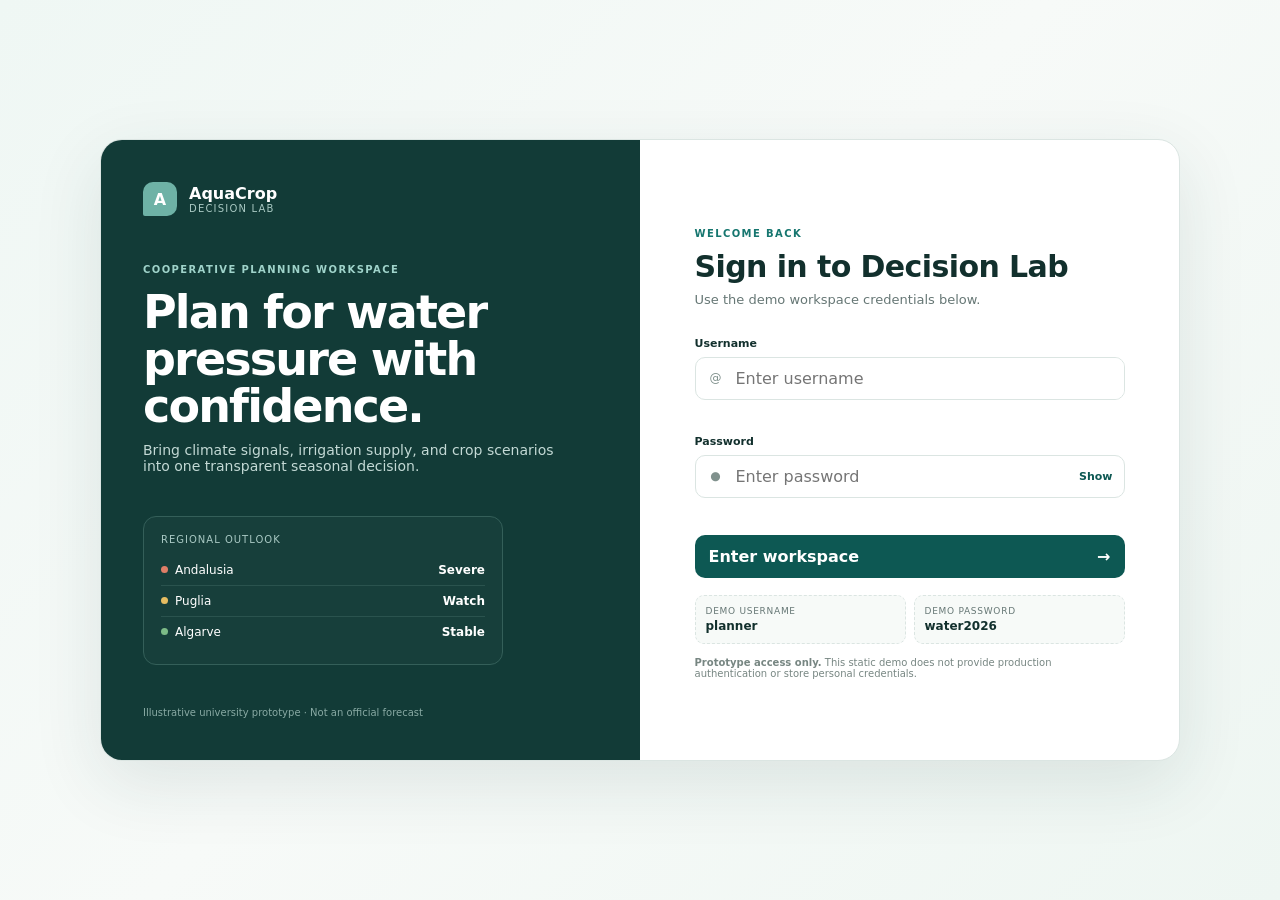
<file: index.html>
<!doctype html>
<html lang="en">
<head>
  <meta charset="UTF-8" />
  <meta name="viewport" content="width=device-width, initial-scale=1.0" />
  <meta name="description" content="AquaCrop Decision Lab - a crop-water scenario dashboard for agricultural cooperatives in Southern Europe." />
  <title>AquaCrop Decision Lab</title>
  <script>
    if (sessionStorage.getItem('aquaCropSession') !== 'active') window.location.replace('login.html');
  </script>
  <link rel="stylesheet" href="styles.css" />
</head>
<body>
  <header class="topbar">
    <div class="brand-lockup"><div class="brand-mark" aria-hidden="true">A</div><div><div class="brand-name">AquaCrop</div><div class="brand-subtitle">Decision Lab</div></div></div>
    <div class="topbar-meta"><span class="status-dot"></span><span id="live-weather-source" class="live-source loading">LOADING · Open-Meteo</span><span class="student-tag">e262972</span><button id="sign-out" class="sign-out" type="button">Sign out</button></div>
  </header>
  <div class="app-shell">
    <aside class="sidebar" aria-label="Primary navigation"><nav>
      <a class="nav-item active" href="#overview"><span>01</span>Overview</a>
      <a class="nav-item" href="map.html"><span>02</span>Regional Map ↗</a>
      <a class="nav-item" href="#water-climate"><span>03</span>Water &amp; Climate</a>
      <a class="nav-item" href="#farm-inputs"><span>04</span>Farm Inputs</a>
      <a class="nav-item" href="#crop-scenarios"><span>05</span>Crop Scenarios</a>
      <a class="nav-item" href="#recommendations"><span>06</span>Recommendations</a>
      <a class="nav-item" href="#methodology"><span>07</span>Methodology</a>
    </nav><div class="sidebar-note"><span class="eyebrow">Designed for</span>Southern European cooperatives<small>Compare crop-water trade-offs before the season starts.</small></div></aside>
    <main class="content">
      <section id="overview" class="hero section-block"><div><span class="eyebrow">COOPERATIVE PLANNING WORKSPACE</span><h1>Make every cubic metre count.</h1><p>Test how live weather conditions and crop choices affect irrigation demand, expected yield, and water efficiency.</p></div><div class="hero-badge"><span>Current lens</span><strong id="current-lens">Andalusia · severe drought</strong><small id="current-lens-note">Live weather where available · mock regional data for unavailable indicators</small></div></section>
      <section class="section-block"><div class="panel callout-panel"><span class="eyebrow">REGIONAL MAP</span><h2>Explore province-level water pressure.</h2><p>Open the interactive Southern Europe map to compare province indicators, select regions, and review farmer guidance.</p><p><a href="map.html" style="color:var(--teal-dark);font-weight:800">Open Regional Water Map →</a></p></div></section>
      <section id="water-climate" class="section-block climate-section" aria-labelledby="climate-title"><div class="climate-toolbar"><div><span class="eyebrow">03 · WATER &amp; CLIMATE</span><h2 id="climate-title">Regional water outlook</h2><p>Live Open-Meteo weather is used to adjust the seasonal scenario. Regional storage and soil indicators remain labelled mock inputs.</p></div><label class="region-field" for="region-select"><span>Region</span><select id="region-select"><option value="andalusia">Andalusia · Spain</option><option value="puglia">Puglia · Italy</option><option value="algarve">Algarve · Portugal</option></select></label></div>
        <div class="climate-context"><div><span id="region-country" class="region-kicker">SPAIN · 2026 GROWING SEASON</span><strong id="region-summary">Severe water pressure</strong><p id="region-note">A dry winter and constrained reservoir storage are tightening summer allocations.</p></div><span id="overall-status" class="status-badge status-red"><i></i>Severe drought</span></div>
        <div class="climate-kpi-grid" aria-label="Regional water and climate indicators"><article id="rainfall-card" class="climate-kpi status-red"><div class="climate-kpi-top"><span>Rainfall / precipitation</span><i></i></div><strong id="climate-rainfall">186 mm</strong><small id="rainfall-detail">Growing season · 38% below normal</small></article><article id="reservoir-card" class="climate-kpi status-red"><div class="climate-kpi-top"><span>Reservoir level</span><i></i></div><strong id="climate-reservoir">29%</strong><small id="reservoir-detail">Regional storage · falling</small></article><article id="drought-card" class="climate-kpi status-red"><div class="climate-kpi-top"><span>Drought / heat proxy</span><i></i></div><strong id="climate-drought">4.4 / 5</strong><small id="drought-detail">Severe · allocation risk</small></article><article id="soil-card" class="climate-kpi status-red"><div class="climate-kpi-top"><span>Soil moisture</span><i></i></div><strong id="climate-soil">21%</strong><small id="soil-detail">Root-zone estimate · very low</small></article><article id="irrigation-card" class="climate-kpi status-yellow"><div class="climate-kpi-top"><span>Available irrigation</span><i></i></div><strong id="climate-irrigation">4,100,000 m³</strong><small id="irrigation-detail">Cooperative allocation · constrained</small></article></div>
        <div class="climate-chart-grid"><article class="climate-chart-card"><div class="chart-title-row"><div><span class="eyebrow">PRECIPITATION PATTERN</span><h3>Next 7 days</h3></div><span id="rainfall-total-label" class="chart-value">Loading…</span></div><div id="rainfall-chart" class="rainfall-chart" role="img" aria-label="Seven day precipitation forecast"></div></article><article class="climate-chart-card"><div class="chart-title-row"><div><span class="eyebrow">RESOURCE POSITION</span><h3>Water availability</h3></div><span id="resource-status" class="chart-status-pill status-red">Critical</span></div><div id="resource-chart" class="resource-chart" aria-label="Reservoir, soil moisture and irrigation availability"></div><div class="threshold-legend"><span><i class="green"></i>Stable</span><span><i class="yellow"></i>Watch</span><span><i class="red"></i>Critical</span></div></article></div>
        <div class="mock-data-note">Live weather source: Open-Meteo geocoding + forecast. Reservoir, soil moisture and cooperative allocation figures are still illustrative regional data.</div>
      </section>
      <section class="kpi-grid section-block" aria-label="Key indicators"><article class="kpi-card"><span class="kpi-label">Available water</span><strong id="kpi-water">520,000</strong><span class="kpi-unit">m³ / season</span><div id="water-sparkline" class="sparkline" aria-label="Regional reservoir trend"></div></article><article class="kpi-card"><span class="kpi-label">Projected demand</span><strong id="kpi-demand">481,000</strong><span class="kpi-unit">m³ / season</span><span id="kpi-buffer" class="chip positive">+8.1% buffer</span></article><article class="kpi-card"><span class="kpi-label">Water efficiency</span><strong id="kpi-efficiency">79%</strong><span class="kpi-unit">scenario score</span><div class="progress"><span id="efficiency-bar" style="width:79%"></span></div></article><article class="kpi-card"><span class="kpi-label">Recommended mix</span><strong id="kpi-mix">Olive-led</strong><span class="kpi-unit">lowest pressure</span><span id="kpi-alert" class="chip neutral">Watch heat weeks</span></article></section>
      <section id="farm-inputs" class="section-block two-column"><div class="panel"><div class="section-heading"><div><span class="eyebrow">04 · FARM INPUTS</span><h2>Set your cooperative assumptions</h2></div><span class="panel-pill">Live weather connected</span></div><div class="input-stack"><label class="range-field"><div><span>Available irrigation water</span><strong id="water-value">4,100,000 m³</strong></div><input id="water" type="range" min="3000000" max="7000000" step="100000" value="4100000" /></label><label class="range-field"><div><span>Farm area</span><strong id="area-value">420 ha</strong></div><input id="area" type="range" min="200" max="650" step="10" value="420" /></label><label class="range-field"><div><span>Heat / drought pressure</span><strong id="stress-value">Severe</strong></div><input id="stress" type="range" min="1" max="5" step="1" value="5" /></label></div><div class="input-footer"><span>Live location</span><strong id="baseline-location">Andalusia · Spain</strong><span>Weather provider</span><strong>Open-Meteo</strong></div></div><div class="panel callout-panel"><span class="eyebrow">Decision question</span><h2>Which crop mix keeps the cooperative inside its water budget?</h2><p>The dashboard combines live weather with transparent mock allocation assumptions. Changing inputs immediately recomputes the crop-water recommendation.</p><div class="decision-flow"><span>Live weather</span><b>→</b><span>Crop demand</span><b>→</b><span>Recommendation</span></div></div></section>
      <section id="crop-scenarios" class="section-block"><div class="section-heading"><div><span class="eyebrow">05 · CROP SCENARIOS</span><h2>Compare the season before committing hectares</h2></div><select id="scenario-select" aria-label="Scenario focus"><option value="balanced">Balanced cooperative</option><option value="water-first">Water first</option><option value="yield-first">Yield first</option></select></div><div class="scenario-grid" id="scenario-grid"></div></section>
      <section id="recommendations" class="section-block two-column"><div class="panel recommendation-panel"><div class="section-heading compact"><div><span class="eyebrow">06 · RECOMMENDATIONS</span><h2>Action for the cooperative board</h2></div><span id="recommendation-score" class="score-ring">82</span></div><div class="recommendation-main"><div class="recommendation-icon" aria-hidden="true">✓</div><div><span class="recommendation-label">Preferred direction</span><h3 id="recommendation-title">Keep 55–60% of area in olive</h3><p id="recommendation-copy">Use olive as the anchor crop, keep a smaller citrus block, and reserve flexible area for lower-water summer crops.</p></div></div><div class="action-list"><div><span>01</span><strong>Protect the buffer</strong><small>Target at least 7% unallocated water before peak heat.</small></div><div><span>02</span><strong>Prioritise high-value blocks</strong><small>Apply tighter irrigation scheduling to the most valuable hectares.</small></div><div><span>03</span><strong>Review after 4 weeks</strong><small>Update the scenario with observed demand and live weather.</small></div></div></div><div id="water-budget-panel" class="panel chart-panel"><div class="section-heading compact"><div><span class="eyebrow">WATER BUDGET</span><h2>Seasonal demand vs. allocation</h2></div><span class="legend"><i></i>Allocation <i class="second"></i>Demand</span></div><div class="bar-chart" aria-label="Water budget chart"><div class="bar-row" data-crop-row="olive"><span>Olive</span><div class="bar-track"><b style="width:58%"></b><i></i></div><em></em></div><div class="bar-row" data-crop-row="citrus"><span>Citrus</span><div class="bar-track"><b style="width:27%"></b><i></i></div><em></em></div><div class="bar-row" data-crop-row="veg"><span>Veg.</span><div class="bar-track"><b style="width:15%"></b><i></i></div><em></em></div><div class="bar-row total"><span>Total</span><div class="bar-track"><b style="width:100%"></b><i id="chart-total-demand"></i></div><em id="chart-total-label"></em></div></div><div class="chart-foot"><span>Lower bar length = lower pressure</span><strong id="chart-status">Within budget</strong></div></div></section>
      <section id="methodology" class="section-block methodology-section"><div class="methodology-header"><div><span class="eyebrow">07 · METHODOLOGY</span><h2>What this prototype assumes</h2></div><span class="panel-pill">Explainable by design</span></div><div class="method-grid"><article><span>01</span><h3>Live weather layer</h3><p>Open-Meteo geocoding resolves the selected Southern European location. A seven-day forecast provides ET₀, precipitation, and maximum temperature for the current scenario.</p></article><article><span>02</span><h3>Mock water constraints</h3><p>Reservoir level, soil moisture, and cooperative allocation remain clearly labelled mock regional indicators for the university prototype.</p></article><article><span>03</span><h3>Scenario adjustment</h3><p>Live mean ET₀ scales the crop water requirement within a bounded range. Heat / drought pressure can still be adjusted manually to test decisions.</p></article><article><span>04</span><h3>Decision score</h3><p>The recommendation balances water fit, reserve buffer, and a preference for resilient crop coverage. It is not a calibrated agronomic model.</p></article></div><div class="methodology-note"><strong>Important:</strong> live weather is real-time public data, but the recommendation logic and regional allocation assumptions are a university prototype. Do not use it as agronomic or financial advice.</div></section>
      <section id="about" class="section-block about-section"><div class="about-panel"><div class="about-copy"><span class="eyebrow">ABOUT AQUACROP DECISION LAB</span><h2>Helping agricultural teams make better water decisions.</h2><p>AquaCrop Decision Lab is a planning workspace for agricultural cooperatives in Southern Europe. It brings climate context, water availability and crop scenarios together in one place so teams can compare trade-offs before the growing season.</p><p>It is designed for farmers, cooperative managers and decision-makers who need a clear way to test assumptions, understand water pressure and choose a practical crop-water strategy.</p></div><div class="about-links"><span>Learn more</span><a href="#about">About</a><a href="#crop-scenarios">Features</a><a href="#methodology">FAQ</a><a href="mailto:contact@aquacrop-decision-lab.example">Contact</a><a href="#methodology">Privacy Policy</a><a href="#methodology">Terms</a></div></div><div class="about-bottom"><span>© 2026 AquaCrop Decision Lab · University project prototype</span><a href="#overview">Back to top ↑</a></div></section>
      <footer class="footer">AquaCrop Decision Lab · University project prototype · Student e262972</footer>
    </main>
  </div>
  <script src="app.js"></script>
</body>
</html>
</file>
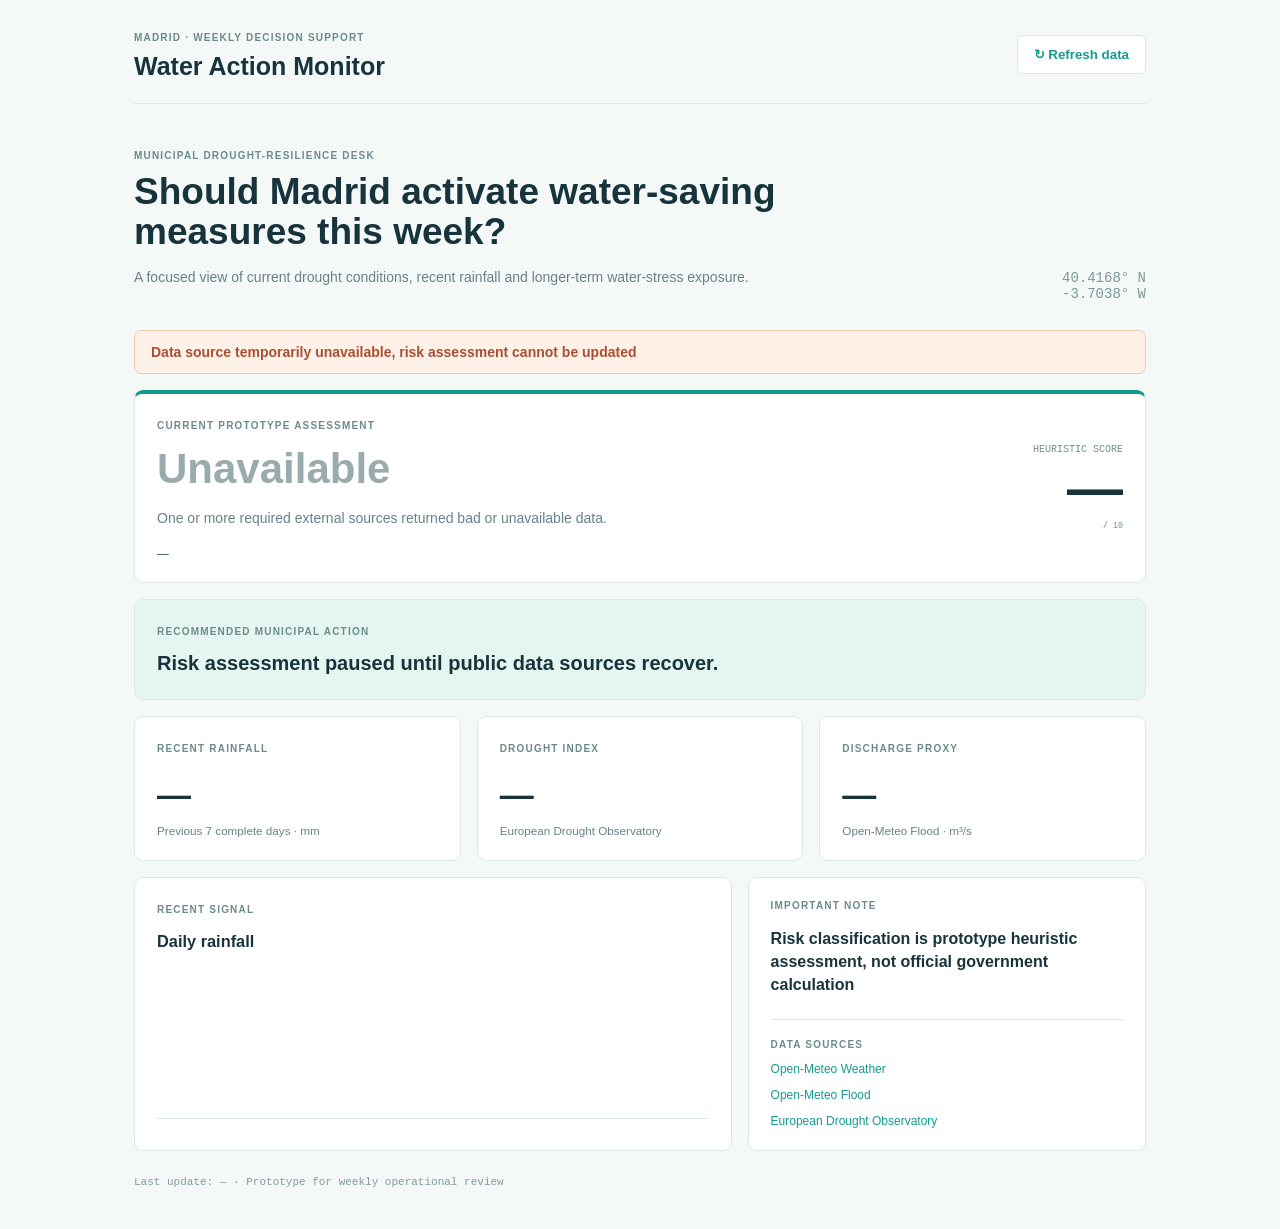
<file: untitled folder/index.html>
<!doctype html><html lang="en"><head><meta charset="UTF-8"><meta name="viewport" content="width=device-width,initial-scale=1"><title>Madrid Water Action Monitor</title><link rel="stylesheet" href="styles.css"></head><body><main class="shell"><header><div><span class="kicker">MADRID · WEEKLY DECISION SUPPORT</span><h1>Water Action Monitor</h1></div><button id="refresh">↻ Refresh data</button></header><section class="intro"><div><span class="kicker">MUNICIPAL DROUGHT-RESILIENCE DESK</span><h2>Should Madrid activate water-saving measures this week?</h2><p>A focused view of current drought conditions, recent rainfall and longer-term water-stress exposure.</p></div><code>40.4168° N<br>-3.7038° W</code></section><div id="warning" class="warning" hidden>Data source temporarily unavailable, risk assessment cannot be updated</div><section class="card decision"><div><span class="kicker">CURRENT PROTOTYPE ASSESSMENT</span><div id="risk" class="risk loading">Loading</div><p id="reason">Fetching the latest public data…</p><small id="updated">—</small></div><div class="score"><span>HEURISTIC SCORE</span><strong id="score">—</strong><small>/ 10</small></div></section><section class="card action"><span class="kicker">RECOMMENDED MUNICIPAL ACTION</span><p id="action">Waiting for assessment…</p></section><section class="metrics"><article class="card"><span class="kicker">RECENT RAINFALL</span><strong id="rain">—</strong><small>Previous 7 complete days · mm</small></article><article class="card"><span class="kicker">DROUGHT INDEX</span><strong id="drought">—</strong><small>European Drought Observatory</small></article><article class="card"><span class="kicker">DISCHARGE PROXY</span><strong id="flow">—</strong><small>Open-Meteo Flood · m³/s</small></article></section><section class="lower"><article class="card"><span class="kicker">RECENT SIGNAL</span><h3>Daily rainfall</h3><div id="bars" class="bars"></div></article><article class="card note"><span class="kicker">IMPORTANT NOTE</span><p>Risk classification is prototype heuristic assessment, not official government calculation</p><hr><span class="kicker">DATA SOURCES</span><a href="https://open-meteo.com/en/docs" target="_blank">Open-Meteo Weather</a><a href="https://open-meteo.com/en/docs/flood-api" target="_blank">Open-Meteo Flood</a><a href="https://edo.jrc.ec.europa.eu/" target="_blank">European Drought Observatory</a></article></section><footer>Last update: <span id="footer-update">—</span> · Prototype for weekly operational review</footer></main><script src="app.js"></script></body></html>
</file>
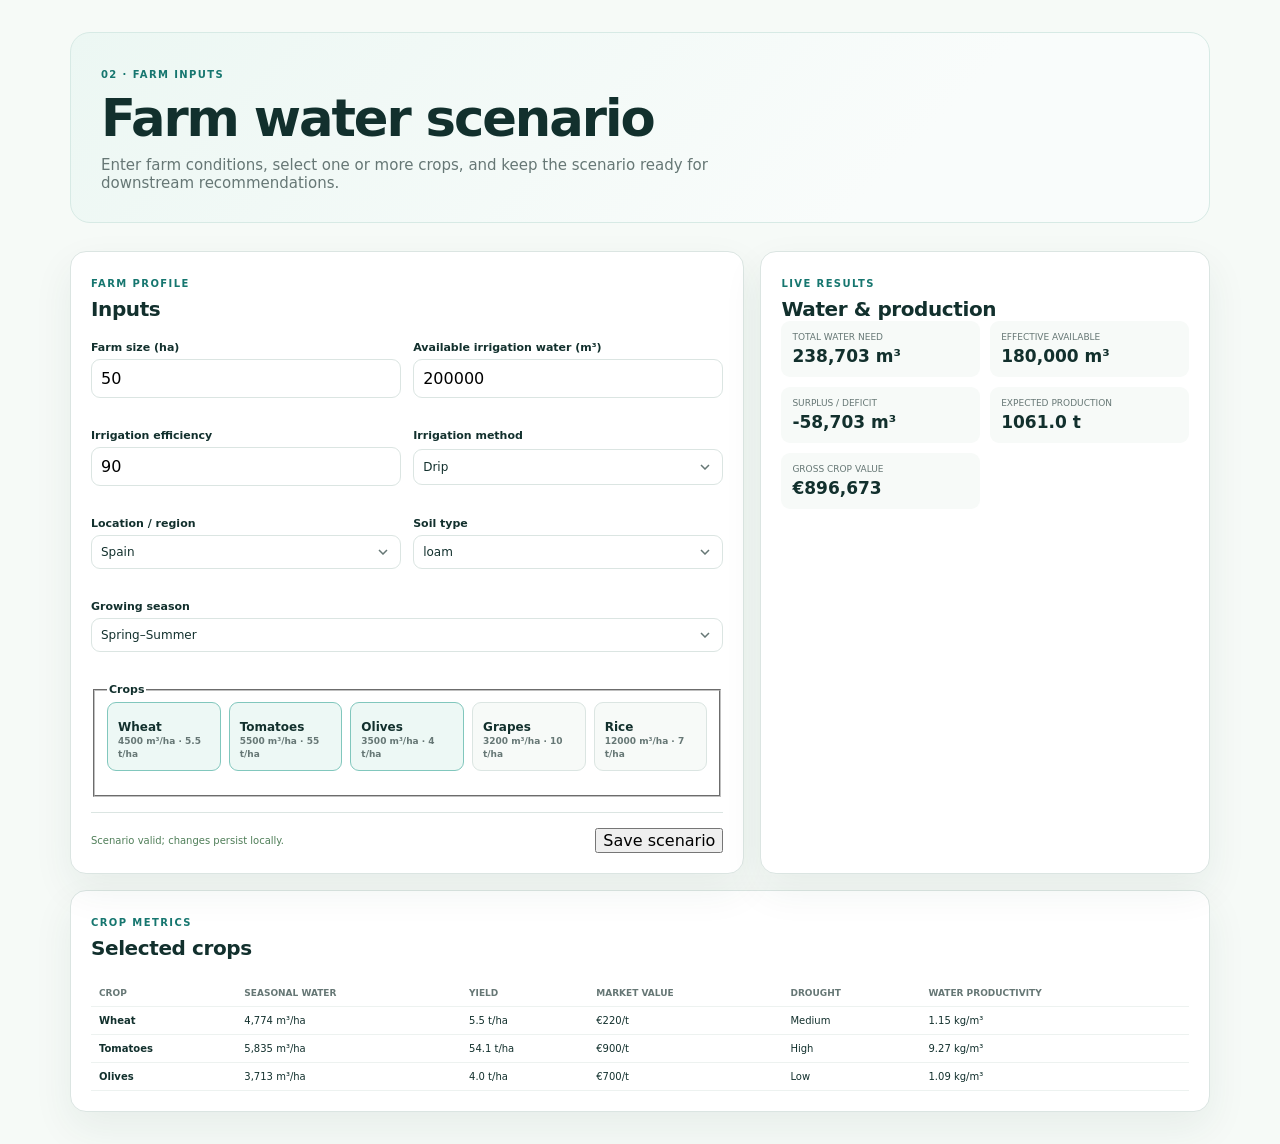
<file: farm-inputs-functional.html>
<!doctype html><html lang="en"><head><meta charset="utf-8"><meta name="viewport" content="width=device-width,initial-scale=1"><title>AquaCrop Farm Inputs</title><link rel="stylesheet" href="styles.css"><style>main{max-width:1180px;margin:auto;padding:32px 20px}.grid{display:grid;grid-template-columns:1.2fr .8fr;gap:16px}.card{background:#fff;border:1px solid var(--line);border-radius:16px;padding:20px;box-shadow:var(--shadow)}.fields{display:grid;grid-template-columns:1fr 1fr;gap:12px}.field{display:grid;gap:5px}.field.full{grid-column:1/-1}.field label,legend{font-size:11px;font-weight:800}.field input,.field select{width:100%;box-sizing:border-box;padding:9px;border:1px solid var(--line);border-radius:9px}.err{font-size:10px;color:var(--danger);min-height:14px}.crops{display:grid;grid-template-columns:repeat(5,1fr);gap:8px}.crop{padding:10px;border:1px solid var(--line);border-radius:9px;background:#f7faf8;cursor:pointer}.crop input{position:absolute;opacity:0}.crop.sel{border-color:#81c7bd;background:#edf8f5}.crop b{display:block;margin-top:7px;font-size:12px}.crop small{color:var(--muted);font-size:9px}.stats{display:grid;grid-template-columns:1fr 1fr;gap:10px}.stat{padding:11px;background:#f7faf8;border-radius:9px}.stat span{display:block;color:var(--muted);font-size:9px;text-transform:uppercase}.stat strong{display:block;font-size:17px;margin-top:4px}.table{width:100%;border-collapse:collapse}.table th,.table td{padding:8px;border-bottom:1px solid #edf2f0;text-align:left;font-size:10px}.table th{font-size:9px;color:var(--muted);text-transform:uppercase}.actions{display:flex;justify-content:space-between;align-items:center;margin-top:15px;border-top:1px solid var(--line);padding-top:15px}.status{font-size:10px}.ok{color:#4f7e58}.bad{color:var(--danger)}@media(max-width:900px){.grid{grid-template-columns:1fr}.crops{grid-template-columns:repeat(3,1fr)}}@media(max-width:620px){.fields{grid-template-columns:1fr}.field.full{grid-column:auto}.crops{grid-template-columns:1fr 1fr}.actions{flex-direction:column;align-items:stretch;gap:10px}}</style></head><body><main><section class="hero section-block"><div><span class="eyebrow">02 · FARM INPUTS</span><h1>Farm water scenario</h1><p>Enter farm conditions, select one or more crops, and keep the scenario ready for downstream recommendations.</p></div></section><form id="f" novalidate><div class="grid"><section class="card"><div class="section-heading"><div><span class="eyebrow">Farm profile</span><h2>Inputs</h2></div></div><div class="fields"><div class="field"><label for="a">Farm size (ha)</label><input id="a" type="number" min="0.1" step="0.1"><div id="ae" class="err"></div></div><div class="field"><label for="w">Available irrigation water (m³)</label><input id="w" type="number" min="0"><div id="we" class="err"></div></div><div class="field"><label for="e">Irrigation efficiency</label><input id="e" type="number" min="1" max="100" value="90"><div id="ee" class="err"></div></div><div class="field"><label for="m">Irrigation method</label><select id="m"><option value="drip">Drip</option><option value="sprinkler">Sprinkler</option><option value="furrow">Furrow</option><option value="flood">Flood / basin</option></select><div id="me" class="err"></div></div><div class="field"><label for="r">Location / region</label><select id="r"><option value="southern-europe">Southern Europe</option><option value="spain">Spain</option><option value="italy">Italy</option><option value="greece">Greece</option><option value="portugal">Portugal</option></select><div id="re" class="err"></div></div><div class="field"><label for="s">Soil type</label><select id="s"><option>loam</option><option>clay</option><option>sandy</option><option>silty</option></select><div id="se" class="err"></div></div><div class="field full"><label for="g">Growing season</label><select id="g"><option value="spring-summer">Spring–Summer</option><option value="summer">Summer</option><option value="autumn-winter">Autumn–Winter</option><option value="annual">Full year / perennial</option></select><div id="ge" class="err"></div></div><div class="field full"><fieldset><legend>Crops</legend><div class="crops" id="crops"></div><div id="ce" class="err"></div></fieldset></div></div><div class="actions"><span id="st" class="status">Complete the required fields.</span><button type="submit">Save scenario</button></div></section><aside class="card"><span class="eyebrow">Live results</span><h2>Water & production</h2><div class="stats"><div class="stat"><span>Total water need</span><strong id="n">0 m³</strong></div><div class="stat"><span>Effective available</span><strong id="x">0 m³</strong></div><div class="stat"><span>Surplus / deficit</span><strong id="b">0 m³</strong></div><div class="stat"><span>Expected production</span><strong id="p">0 t</strong></div><div class="stat"><span>Gross crop value</span><strong id="v">€0</strong></div></div></aside></div></form><section class="card" style="margin-top:16px"><div class="section-heading"><div><span class="eyebrow">Crop metrics</span><h2>Selected crops</h2></div></div><div style="overflow:auto"><table class="table"><thead><tr><th>Crop</th><th>Seasonal water</th><th>Yield</th><th>Market value</th><th>Drought</th><th>Water productivity</th></tr></thead><tbody id="rows"></tbody></table></div></section></main><script>const C=[['wheat','Wheat',4500,5.5,220,'Medium',.82],['tomatoes','Tomatoes',5500,55,900,'High',.68],['olives','Olives',3500,4,700,'Low',.93],['grapes','Grapes',3200,10,650,'Medium',.84],['rice','Rice',12000,7,360,'High',.62]],R={"southern-europe":[1,1,1],spain:[1.03,1.02,1.02],italy:[.98,1.03,1.05],greece:[1.02,.97,1],portugal:[.99,.99,.98]},S={loam:[1,1],clay:[.94,.98],sandy:[1.08,.96],silty:[.97,1.01]},G={'spring-summer':[1.03,1],summer:[1.1,.96],'autumn-winter':[.86,.98],annual:[1,1]},K='aquacrop.farm-inputs.v1',q=x=>document.getElementById(x);let d={a:50,w:200000,e:90,m:'drip',r:'spain',s:'loam',g:'spring-summer',c:['wheat','tomatoes','olives']};try{d={...d,...JSON.parse(localStorage.getItem(K)||'{}')}}catch(_){}function save(){localStorage.setItem(K,JSON.stringify(d));window.aquaCropDecisionInput={version:1,studentId:'e261902',farm:{sizeHa:d.a,availableIrrigationWaterM3:d.w,irrigationEfficiency:d.e/100,irrigationMethod:d.m,soilType:d.s},location:{region:d.r},growingSeason:d.g,selectedCrops:d.c}}function calc(){let rr=R[d.r],ss=S[d.s],gg=G[d.g],ec=d.w*d.e/100,sel=C.filter(x=>d.c.includes(x[0])),ha=sel.length?d.a/sel.length:0,need=sel.reduce((z,x)=>z+x[2]*rr[0]*ss[0]*gg[0]*ha,0),cov=Math.min(1,ec/Math.max(need,1)),prod=0,val=0,rows=sel.map(x=>{let wh=x[2]*rr[0]*ss[0]*gg[0],y=x[3]*rr[1]*ss[1]*gg[1]*Math.max(.55,1-(1-x[6])*(1-cov)*.45),pt=y*ha,gv=pt*x[4]*rr[2];prod+=pt;val+=gv;return[x,wh,y,pt,gv,y*1000/wh]});return{ec,need,b:ec-need,prod,val,rows}}function valid(){let ok=true;for(const [id,msg,fn] of [['a','Farm size must be above 0.',()=>d.a>0],['w','Available water cannot be negative.',()=>d.w>=0],['e','Efficiency must be 1–100%.',()=>d.e>=1&&d.e<=100],['c','Select at least one crop.',()=>d.c.length]]){let er=q(id+'e');if(!fn()){er.textContent=msg;ok=false}else er.textContent=''}return ok}function render(){['a','w','e'].forEach(x=>q(x).value=d[x]);q('m').value=d.m;q('r').value=d.r;q('s').value=d.s;q('g').value=d.g;let cc=q('crops');cc.innerHTML=C.map(x=>'<label class="crop '+(d.c.includes(x[0])?'sel':'')+'"><input type="checkbox" value="'+x[0]+'" '+(d.c.includes(x[0])?'checked':'')+'><b>'+x[1]+'</b><small>'+x[2]+' m³/ha · '+x[3]+' t/ha</small></label>').join('');cc.querySelectorAll('input').forEach(i=>i.onchange=()=>{d.c=i.checked?[...new Set([...d.c,i.value])]:d.c.filter(x=>x!==i.value);save();render()});let z=calc();q('n').textContent=Math.round(z.need).toLocaleString()+' m³';q('x').textContent=Math.round(z.ec).toLocaleString()+' m³';q('b').textContent=(z.b>=0?'+':'')+Math.round(z.b).toLocaleString()+' m³';q('p').textContent=z.prod.toFixed(1)+' t';q('v').textContent='€'+Math.round(z.val).toLocaleString();q('rows').innerHTML=z.rows.map(x=>'<tr><td><b>'+x[0][1]+'</b></td><td>'+Math.round(x[1]).toLocaleString()+' m³/ha</td><td>'+x[2].toFixed(1)+' t/ha</td><td>€'+x[0][4]+'/t</td><td>'+x[0][5]+'</td><td>'+x[5].toFixed(2)+' kg/m³</td></tr>').join('');let ok=valid();q('st').textContent=ok?'Scenario valid; changes persist locally.':'Fix the highlighted fields.';q('st').className='status '+(ok?'ok':'bad');save()}['a','w','e'].forEach(x=>q(x).oninput=()=>{d[x]=Number(q(x).value);render()});['m','r','s','g'].forEach(x=>q(x).onchange=()=>{d[x]=q(x).value;render()});q('f').onsubmit=e=>{e.preventDefault();if(valid()){save();q('st').textContent='Saved. Structured inputs are ready for recommendations.'}};render()</script></body></html>
</file>
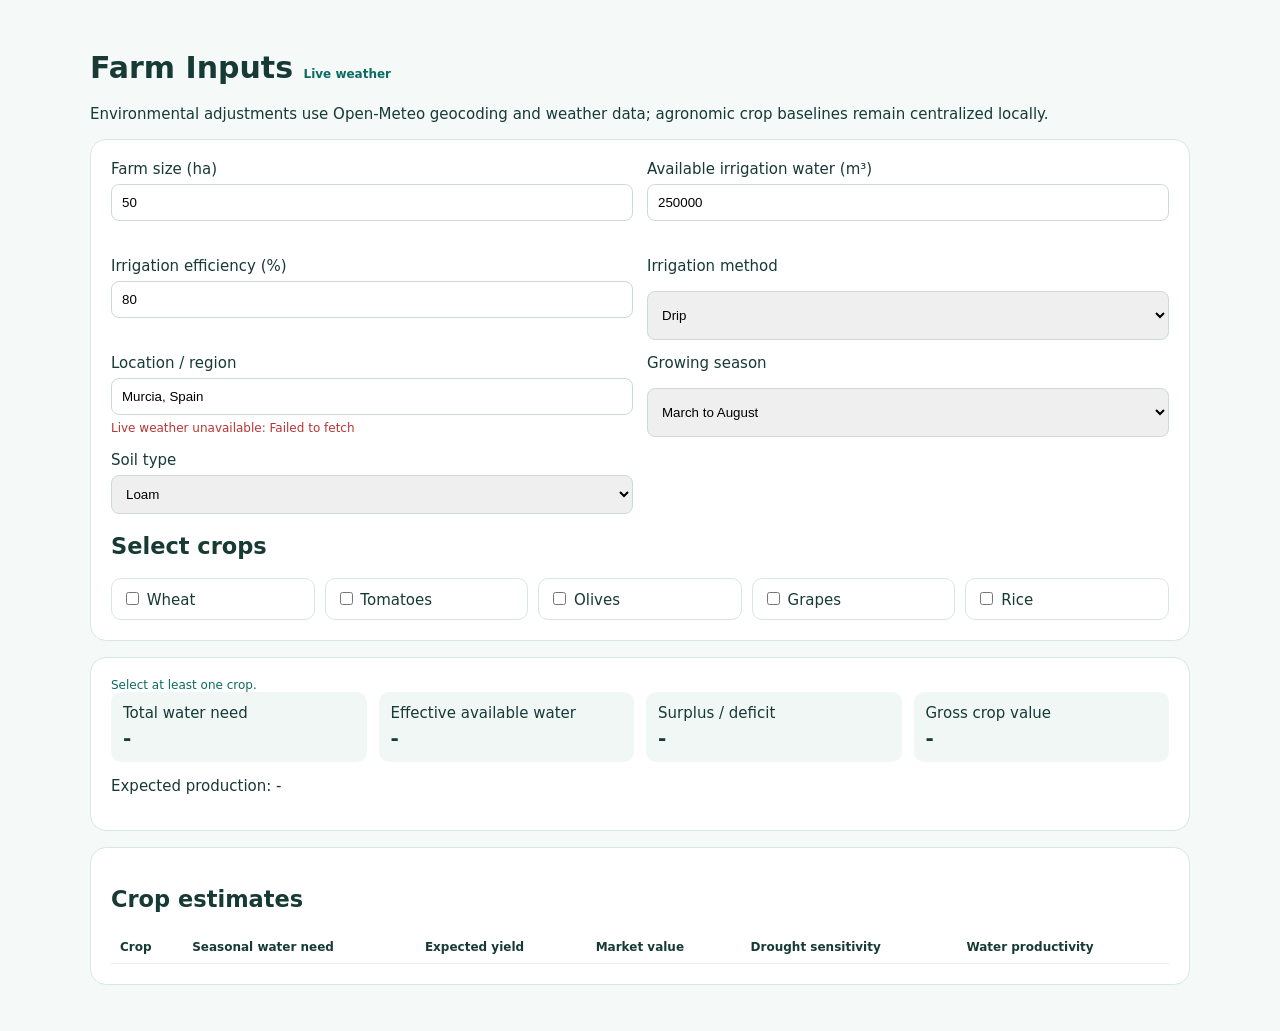
<file: farm-inputs-live.html>
<!doctype html><html lang="en"><head><meta charset="utf-8"><meta name="viewport" content="width=device-width,initial-scale=1"><title>AquaCrop Decision Lab - Live Farm Inputs</title><style>body{font:15px system-ui;margin:0;background:#f5faf8;color:#173a35}main{max-width:1100px;margin:auto;padding:30px}.card{background:#fff;border:1px solid #d9e7e2;border-radius:16px;padding:20px;margin:16px 0}.grid{display:grid;grid-template-columns:repeat(2,minmax(0,1fr));gap:14px}.field{display:grid;gap:6px}input,select{padding:10px;border:1px solid #cbdcd7;border-radius:8px}.crops{display:grid;grid-template-columns:repeat(5,1fr);gap:10px}.crop{border:1px solid #d9e7e2;padding:10px;border-radius:10px}.metrics{display:grid;grid-template-columns:repeat(4,1fr);gap:12px}.metric{background:#f1f7f5;border-radius:10px;padding:12px}.metric b{display:block;font-size:20px;margin-top:4px}.error{color:#b33;font-size:12px;min-height:16px}.live{font-size:12px;color:#0b6b62}.table{width:100%;border-collapse:collapse}.table th,.table td{padding:9px;border-bottom:1px solid #e5eeeb;text-align:left;font-size:12px}@media(max-width:750px){.grid,.metrics{grid-template-columns:1fr}.crops{grid-template-columns:1fr 1fr}}</style></head><body><main><h1>Farm Inputs <span class="live">Live weather</span></h1><p>Environmental adjustments use Open-Meteo geocoding and weather data; agronomic crop baselines remain centralized locally.</p><section class="card"><form id="farm"><div class="grid"><label class="field">Farm size (ha)<input id="area" type="number" min="0.1" step="0.1" value="50"><span id="areaErr" class="error"></span></label><label class="field">Available irrigation water (m³)<input id="water" type="number" min="0" step="100" value="250000"><span id="waterErr" class="error"></span></label><label class="field">Irrigation efficiency (%)<input id="eff" type="number" min="1" max="100" step="1" value="80"><span id="effErr" class="error"></span></label><label class="field">Irrigation method<select id="method"><option>Drip</option><option>Sprinkler</option><option>Surface</option></select></label><label class="field">Location / region<input id="location" value="Murcia, Spain"><span id="locErr" class="error"></span></label><label class="field">Growing season<select id="season"><option value="spring-summer">March to August</option><option value="summer">May to September</option><option value="autumn-winter">October to March</option></select></label><label class="field">Soil type<select id="soil"><option value="loam">Loam</option><option value="sandy">Sandy</option><option value="clay">Clay</option></select></label></div><h2>Select crops</h2><div id="cropList" class="crops"></div></form></section><section class="card"><div id="status" class="live">Loading live weather...</div><div class="metrics"><div class="metric">Total water need<b id="need">-</b></div><div class="metric">Effective available water<b id="effective">-</b></div><div class="metric">Surplus / deficit<b id="balance">-</b></div><div class="metric">Gross crop value<b id="value">-</b></div></div><p id="prod">Expected production: -</p></section><section class="card"><h2>Crop estimates</h2><table class="table"><thead><tr><th>Crop</th><th>Seasonal water need</th><th>Expected yield</th><th>Market value</th><th>Drought sensitivity</th><th>Water productivity</th></tr></thead><tbody id="rows"></tbody></table></section></main><script src="data/crop-baselines-live.js"></script><script>(async()=>{const $=id=>document.getElementById(id), state={weather:null,coords:null}; const selected=()=>[...document.querySelectorAll('input[name=crop]:checked')].map(x=>x.value); function save(){localStorage.setItem('aquaCropFarmLive',JSON.stringify({area:+$('area').value,water:+$('water').value,eff:+$('eff').value,method:$('method').value,location:$('location').value,season:$('season').value,soil:$('soil').value,crops:selected()}))} function load(){try{const s=JSON.parse(localStorage.getItem('aquaCropFarmLive'));if(!s)return;['area','water','eff','method','location','season','soil'].forEach(k=>s[k]!==undefined&&($(k).value=s[k]))}catch(e){}} function valid(){let ok=true;[['area','areaErr','Enter a farm size above 0 ha.'],['water','waterErr','Enter available water of 0 m³ or more.']].forEach(([a,e,m])=>{const good=+$ (a).value>0;$(e).textContent=good?'':m;ok&&=good});const eff=+$('eff').value;const eg=eff>=1&&eff<=100;$('effErr').textContent=eg?'':'Use an efficiency between 1 and 100%.';ok&&=eg;const crops=selected();if(!crops.length){$('status').textContent='Select at least one crop.';return false}return ok} async function weather(){const q=encodeURIComponent($('location').value.trim()); if(!q){$('locErr').textContent='Enter a location or region.';return} $('locErr').textContent=''; try{const g=await fetch('https://geocoding-api.open-meteo.com/v1/search?name='+q+'&count=1&language=en&format=json');const gj=await g.json();if(!gj.results?.length)throw Error('Location not found');const r=gj.results[0];state.coords=r;const u='https://api.open-meteo.com/v1/forecast?latitude='+r.latitude+'&longitude='+r.longitude+'&daily=et0_fao_evapotranspiration,precipitation_sum,temperature_2m_max&forecast_days=7&timezone=auto';const w=await fetch(u);state.weather=await w.json();$('status').textContent='Live weather loaded for '+r.name+(r.admin1?', '+r.admin1:'')+' ('+r.country+'). ET₀ next 7 days: '+Math.round(state.weather.daily.et0_fao_evapotranspiration.reduce((a,b)=>a+b,0)*10)/10+' mm.';render()}catch(e){$('locErr').textContent='Live weather unavailable: '+e.message;state.weather=null;render()}} function render(){save();if(!valid())return;const area=+$('area').value, water=+$('water').value, eff=+$('eff').value/100, soil={sandy:1.05,loam:1,clay:.95}[$('soil').value], crops=AQUACROP_CROPS.filter(c=>selected().includes(c.id));let etAdj=1; if(state.weather){const et0=state.weather.daily.et0_fao_evapotranspiration.reduce((a,b)=>a+b,0)/7;etAdj=Math.min(1.35,Math.max(.7,et0/4.5))} const season={"spring-summer":1.0,summer:1.12,"autumn-winter":.78}[$('season').value];let total=0,prod=0,value=0; $('rows').innerHTML=crops.map(c=>{const need=c.water*area*etAdj*season*soil;const y=c.yield*area*0.92;total+=need;prod+=y;value+=y*c.price;return '<tr><td>'+c.name+'</td><td>'+Math.round(need).toLocaleString()+' m³</td><td>'+y.toFixed(1)+' t</td><td>€'+Math.round(y*c.price).toLocaleString()+'</td><td>'+c.drought+'</td><td>'+c.productivity.toFixed(2)+' kg/m³</td></tr>'}).join('');const effective=water*eff;const balance=effective-total;$('need').textContent=Math.round(total).toLocaleString()+' m³';$('effective').textContent=Math.round(effective).toLocaleString()+' m³';$('balance').textContent=(balance>=0?'+':'')+Math.round(balance).toLocaleString()+' m³';$('value').textContent='€'+Math.round(value).toLocaleString();$('prod').textContent='Expected production: '+prod.toFixed(1)+' t';window.aquaCropDecisionInput={version:1,farm:{areaHa:area,availableIrrigationWaterM3:water,irrigationEfficiencyPct:eff*100,irrigationMethod:$('method').value,soilType:$('soil').value},location:{query:$('location').value,geocoded:state.coords},growingSeason:$('season').value,selectedCrops:crops.map(c=>c.id),liveWeather:{provider:'Open-Meteo',et0MmDay:state.weather?state.weather.daily.et0_fao_evapotranspiration.reduce((a,b)=>a+b,0)/7:null,forecastFetchedAt:new Date().toISOString()},calculations:{totalWaterNeedM3:total,effectiveAvailableWaterM3:effective,surplusDeficitM3:balance,expectedProductionT:prod,estimatedGrossCropValueEUR:value}}} load(); document.getElementById('cropList').innerHTML=AQUACROP_CROPS.map(c=>'<label class="crop"><input type="checkbox" name="crop" value="'+c.id+'"> '+c.name+'</label>').join(''); try{const s=JSON.parse(localStorage.getItem('aquaCropFarmLive'));(s?.crops||[]).forEach(id=>{const el=document.querySelector('input[value="'+id+'"]');if(el)el.checked=true})}catch(e){} document.querySelectorAll('input,select').forEach(el=>el.addEventListener('change',()=>{weather();render()})); $('location').addEventListener('blur',weather); weather();})();</script></body></html>
</file>
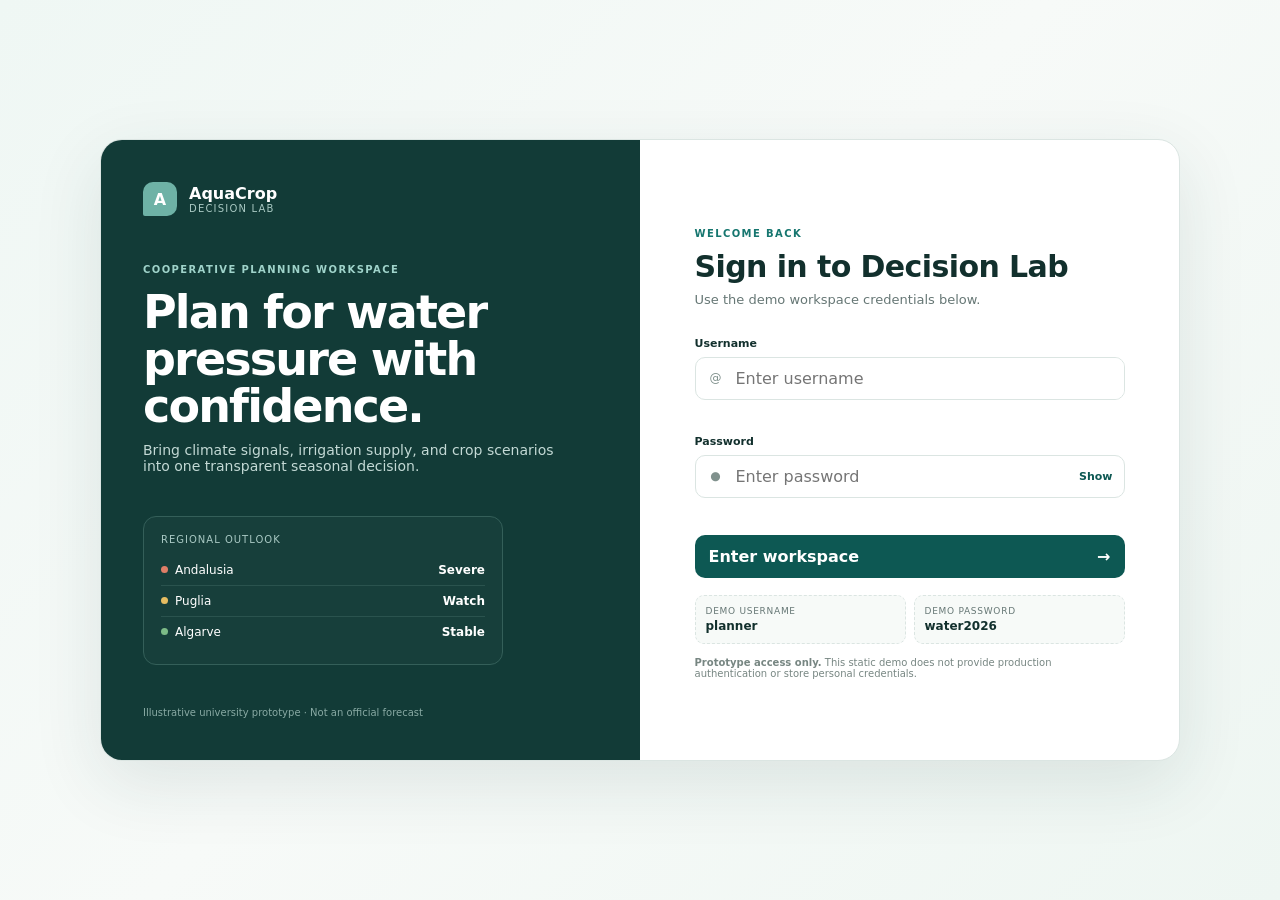
<file: login.html>
<!doctype html>
<html lang="en">
<head>
  <meta charset="UTF-8" />
  <meta name="viewport" content="width=device-width, initial-scale=1.0" />
  <meta name="description" content="Sign in to the AquaCrop Decision Lab mock scenario workspace." />
  <title>Sign in · AquaCrop Decision Lab</title>
  <link rel="stylesheet" href="styles.css" />
</head>
<body class="login-page">
  <main class="login-shell">
    <section class="login-story" aria-label="About AquaCrop Decision Lab">
      <a class="login-brand" href="login.html" aria-label="AquaCrop Decision Lab home">
        <span class="brand-mark" aria-hidden="true">A</span>
        <span><strong>AquaCrop</strong><small>Decision Lab</small></span>
      </a>
      <div class="login-story-copy">
        <span class="eyebrow">COOPERATIVE PLANNING WORKSPACE</span>
        <h1>Plan for water pressure with confidence.</h1>
        <p>Bring climate signals, irrigation supply, and crop scenarios into one transparent seasonal decision.</p>
      </div>
      <div class="login-signal-card">
        <span>Regional outlook</span>
        <div><i class="signal-dot red"></i>Andalusia <strong>Severe</strong></div>
        <div><i class="signal-dot yellow"></i>Puglia <strong>Watch</strong></div>
        <div><i class="signal-dot green"></i>Algarve <strong>Stable</strong></div>
      </div>
      <small class="login-disclaimer">Illustrative university prototype · Not an official forecast</small>
    </section>

    <section class="login-form-side">
      <div class="login-card">
        <span class="eyebrow">WELCOME BACK</span>
        <h2>Sign in to Decision Lab</h2>
        <p>Use the demo workspace credentials below.</p>
        <form id="login-form" class="login-form" novalidate>
          <label for="username">Username</label>
          <div class="text-field"><span aria-hidden="true">@</span><input id="username" name="username" type="text" autocomplete="username" placeholder="Enter username" required /></div>
          <span id="username-error" class="field-error" aria-live="polite"></span>
          <label for="password">Password</label>
          <div class="text-field"><span aria-hidden="true">●</span><input id="password" name="password" type="password" autocomplete="current-password" placeholder="Enter password" required /><button id="toggle-password" class="password-toggle" type="button" aria-label="Show password">Show</button></div>
          <span id="password-error" class="field-error" aria-live="polite"></span>
          <div id="login-error" class="login-error" role="alert" hidden>That username or password is incorrect. Try the demo credentials below.</div>
          <button class="login-button" type="submit"><span>Enter workspace</span><b aria-hidden="true">→</b></button>
        </form>
        <div class="demo-credentials"><div><span>Demo username</span><strong>planner</strong></div><div><span>Demo password</span><strong>water2026</strong></div></div>
        <p class="prototype-security-note"><strong>Prototype access only.</strong> This static demo does not provide production authentication or store personal credentials.</p>
      </div>
    </section>
  </main>
  <script src="login.js"></script>
</body>
</html>
</file>
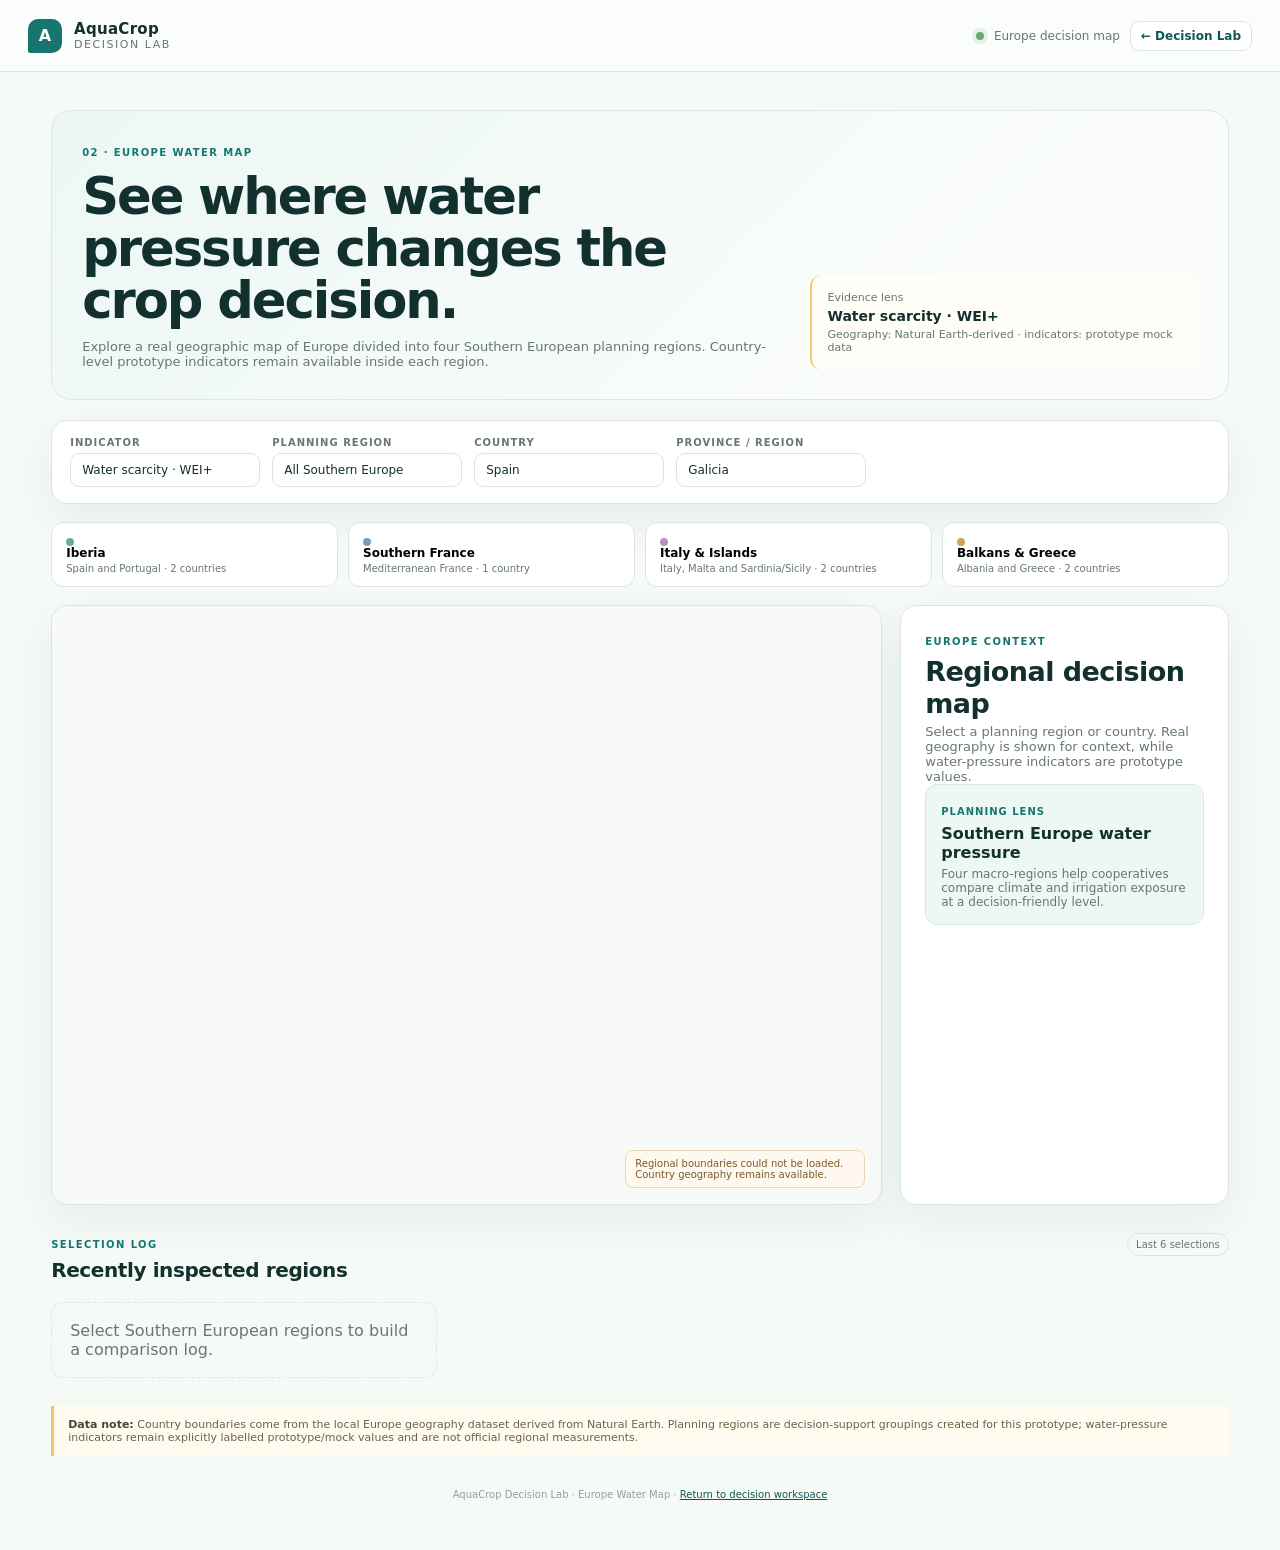
<file: map.html>
<!doctype html><html lang="en"><head><meta charset="UTF-8"><meta name="viewport" content="width=device-width,initial-scale=1"><meta name="description" content="Real Europe geography with prototype water-pressure indicators and Southern Europe planning regions."><title>Europe Water Map · AquaCrop Decision Lab</title><link rel="stylesheet" href="styles.css"><link rel="stylesheet" href="map.css"><link rel="stylesheet" href="real-europe-map.css"><style>.region-strip{display:grid;grid-template-columns:repeat(4,minmax(0,1fr));gap:10px;margin:0 0 18px}.region-chip{border:1px solid var(--line);background:#fff;border-radius:12px;padding:12px 14px;text-align:left;cursor:pointer;transition:.18s}.region-chip:hover,.region-chip.active{border-color:#9acfc4;background:#eff8f5}.region-chip strong{display:block;font-size:12px}.region-chip span{display:block;color:var(--muted);font-size:10px;margin-top:3px}.region-dot{display:inline-block;width:8px;height:8px;border-radius:50%;margin-right:7px}.map-loading{display:grid;place-items:center;height:100%;color:var(--muted);font-size:13px}.map-subtitle{font-size:12px;fill:#71837f}.country-shape{cursor:pointer;stroke:#41635e;stroke-width:.7;vector-effect:non-scaling-stroke;transition:opacity .15s,filter .15s,stroke-width .15s}.country-shape:hover{filter:brightness(.96);stroke-width:1.6}.country-shape.selected{stroke:#123b37;stroke-width:2.2}.country-shape.region-dim{opacity:.28}.region-label{font-size:14px;font-weight:900;letter-spacing:.08em;fill:#244843;pointer-events:none;text-anchor:middle}.region-boundary{fill:none;stroke:#557f78;stroke-width:2;stroke-dasharray:7 7;opacity:.75;pointer-events:none}.region-legend-note{font-size:10px;color:var(--muted);margin-top:6px}@media(max-width:900px){.region-strip{grid-template-columns:repeat(2,1fr)}}@media(max-width:560px){.region-strip{grid-template-columns:1fr}}</style></head><body><header class="topbar"><a class="brand-lockup map-brand" href="index.html"><div class="brand-mark">A</div><div><div class="brand-name">AquaCrop</div><div class="brand-subtitle">Decision Lab</div></div></a><div class="topbar-meta"><span class="status-dot"></span>Europe decision map <a class="back-link" href="index.html">← Decision Lab</a></div></header><main class="map-page"><section class="map-hero"><div><span class="eyebrow">02 · EUROPE WATER MAP</span><h1>See where water pressure changes the crop decision.</h1><p>Explore a real geographic map of Europe divided into four Southern European planning regions. Country-level prototype indicators remain available inside each region.</p></div><div class="hero-badge"><span>Evidence lens</span><strong id="hero-layer">Water scarcity · WEI+</strong><small>Geography: Natural Earth-derived · indicators: prototype mock data</small></div></section><section class="map-toolbar panel"><div><label><span>Indicator</span><select id="layer"><option value="wei">Water scarcity · WEI+</option><option value="drought">Drought pressure</option><option value="rain">Rainfall anomaly</option><option value="irrigated">Irrigation exposure</option></select></label><label><span>Planning region</span><select id="planning-region"><option value="all">All Southern Europe</option><option value="iberia">Iberia</option><option value="southern-france">Southern France</option><option value="italy-islands">Italy &amp; Islands</option><option value="balkans-greece">Balkans &amp; Greece</option></select></label><label><span>Country</span><select id="country"></select></label><label><span>Province / region</span><select id="province"></select></label></div><div class="legend" id="legend"></div></section><section class="region-strip" id="region-strip"></section><section class="map-layout"><div class="map-card"><div id="map" aria-label="Real geographic map of Europe divided into Southern European planning regions"></div></div><aside class="panel region-panel" id="detail"></aside></section><section class="history-section section-block"><div class="section-heading"><div><span class="eyebrow">SELECTION LOG</span><h2>Recently inspected regions</h2></div><span class="panel-pill">Last 6 selections</span></div><div id="history" class="history-grid"></div></section><section class="methodology-note data-note"><strong>Data note:</strong> Country boundaries come from the local Europe geography dataset derived from Natural Earth. Planning regions are decision-support groupings created for this prototype; water-pressure indicators remain explicitly labelled prototype/mock values and are not official regional measurements.</section><footer class="footer">AquaCrop Decision Lab · Europe Water Map · <a href="index.html">Return to decision workspace</a></footer></main><script src="province-map-data.js"></script><script src="europe-geo.js"></script><script src="map-loader-fix.js"></script><script src="province-map.js"></script><script src="nuts-region-layer.js"></script></body></html>
</file>
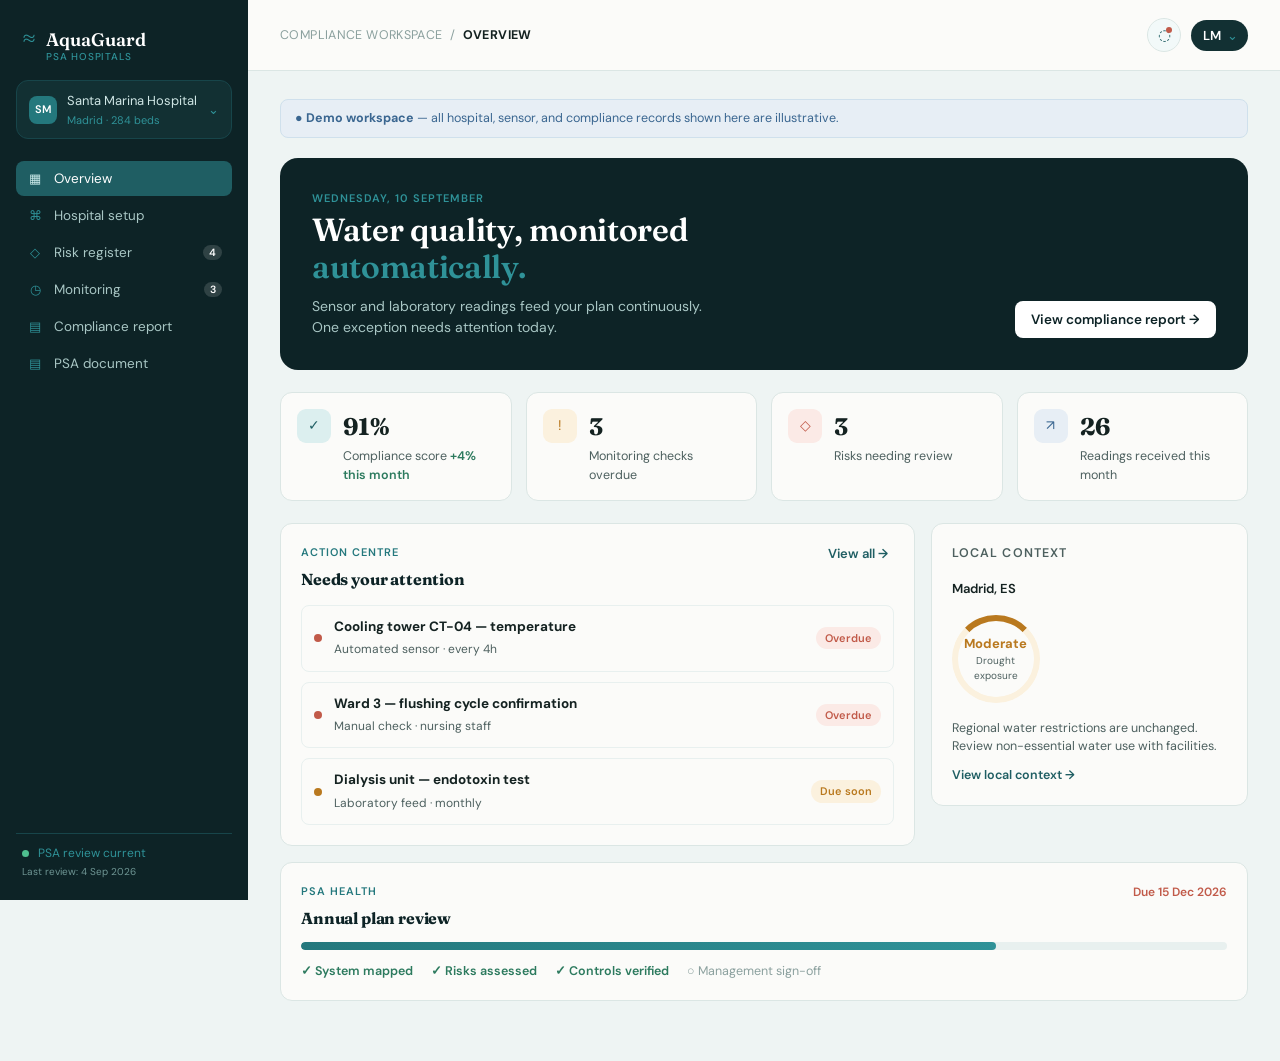
<file: preview.html>
<!doctype html>
<html lang="en">
  <head>
    <meta charset="UTF-8" />
    <meta name="viewport" content="width=device-width, initial-scale=1.0" />
    <title>AquaGuard | Hospital Water Safety</title>
    <link rel="preconnect" href="https://fonts.googleapis.com" />
    <link rel="preconnect" href="https://fonts.gstatic.com" crossorigin />
    <link href="https://fonts.googleapis.com/css2?family=DM+Sans:wght@400;500;600;700&family=Fraunces:opsz,wght@9..144,600;9..144,700&display=swap" rel="stylesheet" />
    <style>/* ===========================================================
   AquaGuard — Hospital Water Safety
   Design language: clinical calm. Deep teal sidebar against a
   pale aqua-grey workspace; Fraunces for anything that needs to
   feel like a decision, DM Sans for everything operational.
   =========================================================== */

:root{
  --teal-950: #0d2326;
  --teal-900: #123033;
  --teal-800: #17454a;
  --teal-700: #1f5e63;
  --teal-600: #24787d;
  --teal-500: #2f9298;
  --teal-100: #dcefef;
  --teal-50:  #f2f9f9;

  --ink:      #142221;
  --ink-soft: #4d605f;
  --ink-faint:#8ba09e;

  --paper:    #fbfbf9;
  --canvas:   #eef4f3;
  --line:     #dbe6e4;
  --line-soft:#e8f0ef;

  --amber:    #b9791f;
  --amber-bg: #fbf1de;
  --coral:    #c15a49;
  --coral-bg: #fbeae6;
  --blue:     #3a6690;
  --blue-bg:  #e7eef5;
  --good:     #2c7a5e;
  --good-bg:  #e3f2ea;

  --radius-lg: 18px;
  --radius-md: 12px;
  --radius-sm: 8px;
  --shadow-paper: 0 1px 2px rgba(13,35,38,.05), 0 10px 30px -18px rgba(13,35,38,.25);
}

*, *::before, *::after{ box-sizing: border-box; }

html, body{ height: 100%; }

body{
  margin: 0;
  font-family: "DM Sans", -apple-system, BlinkMacSystemFont, sans-serif;
  background: var(--canvas);
  color: var(--ink);
  font-size: 15px;
  line-height: 1.5;
  -webkit-font-smoothing: antialiased;
}

h1, h2, h3{
  font-family: "Fraunces", Georgia, serif;
  color: var(--teal-950);
  margin: 0;
  letter-spacing: -0.01em;
}

p{ margin: 0; }

button{
  font-family: inherit;
  font-size: inherit;
  cursor: pointer;
  border: none;
  background: none;
  color: inherit;
}

a{ color: inherit; }

:focus-visible{
  outline: 2px solid var(--teal-500);
  outline-offset: 2px;
}

/* ---------------------------------------------------------
   Shell
   --------------------------------------------------------- */

.app-shell{
  display: grid;
  grid-template-columns: 248px 1fr;
  min-height: 100vh;
}

/* ---------------------------------------------------------
   Sidebar
   --------------------------------------------------------- */

.sidebar{
  background: var(--teal-950);
  color: #cfe6e5;
  padding: 22px 16px 20px;
  display: flex;
  flex-direction: column;
  gap: 18px;
  position: sticky;
  top: 0;
  height: 100vh;
}

.brand{
  display: flex;
  align-items: baseline;
  gap: 10px;
  text-decoration: none;
  color: #fff;
  padding: 0 6px;
}

.brand-mark{
  font-family: "Fraunces", serif;
  font-size: 22px;
  color: var(--teal-500);
}

.brand > span:nth-child(2){
  font-family: "Fraunces", serif;
  font-size: 18px;
  font-weight: 600;
  display: flex;
  flex-direction: column;
  line-height: 1.15;
}

.brand small{
  font-family: "DM Sans", sans-serif;
  font-size: 10px;
  font-weight: 500;
  letter-spacing: .08em;
  color: var(--teal-500);
}

.hospital-switcher{
  display: flex;
  align-items: center;
  gap: 10px;
  background: var(--teal-900);
  border: 1px solid var(--teal-800);
  border-radius: var(--radius-md);
  padding: 10px 12px;
  font-size: 13px;
}

.hospital-switcher .avatar{
  width: 28px;
  height: 28px;
  flex-shrink: 0;
  border-radius: 8px;
  background: var(--teal-600);
  color: #fff;
  display: grid;
  place-items: center;
  font-size: 11px;
  font-weight: 600;
}

.hospital-switcher > span:nth-child(2){
  display: flex;
  flex-direction: column;
  gap: 1px;
  flex: 1;
  min-width: 0;
}

.hospital-switcher small{
  color: var(--teal-500);
  font-size: 11px;
}

.hospital-switcher .chevron{ color: var(--teal-500); }

nav[aria-label="Main navigation"]{
  display: flex;
  flex-direction: column;
  gap: 2px;
  margin-top: 4px;
}

.nav-link{
  display: flex;
  align-items: center;
  gap: 10px;
  width: 100%;
  text-align: left;
  padding: 9px 10px;
  border-radius: var(--radius-sm);
  color: #a9c7c5;
  font-size: 13.5px;
  transition: background .15s ease, color .15s ease;
}

.nav-link span{
  width: 18px;
  text-align: center;
  color: var(--teal-500);
  font-size: 13px;
}

.nav-link:hover{
  background: var(--teal-900);
  color: #fff;
}

.nav-link.active{
  background: var(--teal-700);
  color: #fff;
}

.nav-link.active span{ color: #cdeceb; }

.nav-link b{
  margin-left: auto;
  background: rgba(255,255,255,.14);
  color: #fff;
  font-size: 10.5px;
  font-weight: 600;
  padding: 1px 6px;
  border-radius: 999px;
}

.nav-link.active b{ background: rgba(255,255,255,.22); }

.sidebar-footer{
  margin-top: auto;
  font-size: 12px;
  color: var(--teal-500);
  padding: 10px 6px 0;
  border-top: 1px solid var(--teal-800);
}

.sidebar-footer small{ color: #6f9694; }

.status-dot{
  display: inline-block;
  width: 7px;
  height: 7px;
  border-radius: 50%;
  background: #4fbf8f;
  margin-right: 6px;
}

/* ---------------------------------------------------------
   Main / header
   --------------------------------------------------------- */

main{ min-width: 0; }

header{
  display: flex;
  align-items: center;
  justify-content: space-between;
  padding: 18px 32px;
  border-bottom: 1px solid var(--line);
  background: var(--paper);
}

.crumb{
  font-size: 12.5px;
  color: var(--ink-faint);
  letter-spacing: .03em;
}

.crumb strong{ color: var(--ink); }

.crumb span{ margin: 0 4px; }

.header-actions{
  display: flex;
  align-items: center;
  gap: 10px;
}

.icon-button{
  position: relative;
  width: 34px;
  height: 34px;
  border-radius: 50%;
  background: var(--teal-50);
  border: 1px solid var(--line);
  display: grid;
  place-items: center;
  color: var(--teal-700);
}

.icon-button i{
  position: absolute;
  top: 8px;
  right: 8px;
  width: 6px;
  height: 6px;
  border-radius: 50%;
  background: var(--coral);
}

.profile{
  display: flex;
  align-items: center;
  gap: 6px;
  background: var(--teal-900);
  color: #fff;
  padding: 7px 10px 7px 12px;
  border-radius: 999px;
  font-size: 13px;
  font-weight: 600;
}

.profile span{ color: var(--teal-500); font-weight: 400; }

/* ---------------------------------------------------------
   Pages
   --------------------------------------------------------- */

.page{
  display: none;
  padding: 28px 32px 60px;
  max-width: 1180px;
}

.page.active{ display: block; }

.section-heading{
  display: flex;
  align-items: flex-end;
  justify-content: space-between;
  gap: 24px;
  margin-bottom: 22px;
}

.section-heading h1{ font-size: 26px; margin-bottom: 6px; }

.section-heading p{ color: var(--ink-soft); max-width: 52ch; font-size: 13.5px; }

.eyebrow{
  font-size: 11px;
  font-weight: 600;
  letter-spacing: .09em;
  color: var(--teal-600);
  margin: 0 0 6px;
}

button.primary{
  background: var(--teal-700);
  color: #fff;
  padding: 10px 16px;
  border-radius: var(--radius-sm);
  font-size: 13.5px;
  font-weight: 600;
  white-space: nowrap;
  transition: background .15s ease;
}

button.primary:hover{ background: var(--teal-600); }

button.secondary{
  background: var(--teal-50);
  color: var(--teal-800);
  border: 1px solid var(--line);
  padding: 9px 14px;
  border-radius: var(--radius-sm);
  font-size: 13px;
  font-weight: 600;
}

button.secondary:hover{ background: var(--teal-100); }

.text-button{
  color: var(--teal-700);
  font-size: 13px;
  font-weight: 600;
}

/* ---------------------------------------------------------
   Dashboard
   --------------------------------------------------------- */

.demo-banner{
  background: var(--blue-bg);
  color: var(--blue);
  border: 1px solid #cfe0ec;
  border-radius: var(--radius-sm);
  padding: 9px 14px;
  font-size: 12.5px;
  margin-bottom: 20px;
}

.hero{
  background: var(--teal-950);
  color: #eafaf8;
  border-radius: var(--radius-lg);
  padding: 32px;
  display: flex;
  align-items: flex-end;
  justify-content: space-between;
  gap: 30px;
  margin-bottom: 22px;
}

.hero .eyebrow{ color: var(--teal-500); }

.hero h1{
  color: #fff;
  font-size: 32px;
  font-weight: 600;
  line-height: 1.15;
}

.hero h1 em{ color: var(--teal-500); font-style: normal; }

.hero .lead{
  color: #a9c7c5;
  max-width: 40ch;
  margin-top: 10px;
  font-size: 14px;
}

.hero button.primary{
  background: #fff;
  color: var(--teal-950);
  flex-shrink: 0;
}

.hero button.primary:hover{ background: var(--teal-100); }

.stats{
  display: grid;
  grid-template-columns: repeat(4, 1fr);
  gap: 14px;
  margin-bottom: 22px;
}

.stats article{
  background: var(--paper);
  border: 1px solid var(--line);
  border-radius: var(--radius-md);
  padding: 16px;
  display: flex;
  gap: 12px;
  align-items: flex-start;
}

.stat-icon{
  width: 34px;
  height: 34px;
  border-radius: 9px;
  display: grid;
  place-items: center;
  font-size: 14px;
  flex-shrink: 0;
}

.stat-icon.aqua{ background: var(--teal-100); color: var(--teal-700); }
.stat-icon.amber{ background: var(--amber-bg); color: var(--amber); }
.stat-icon.coral{ background: var(--coral-bg); color: var(--coral); }
.stat-icon.blue{ background: var(--blue-bg); color: var(--blue); }

.stats strong{ font-family: "Fraunces", serif; font-size: 24px; color: var(--ink); display: block; }

.stats p{ font-size: 12.5px; color: var(--ink-soft); margin-top: 2px; }

.stats .up{ color: var(--good); font-weight: 600; }

.grid.two-one{
  display: grid;
  grid-template-columns: 2fr 1fr;
  gap: 16px;
  margin-bottom: 16px;
  align-items: start;
}

.card{
  background: var(--paper);
  border: 1px solid var(--line);
  border-radius: var(--radius-md);
  padding: 20px;
}

.card-title{
  display: flex;
  align-items: flex-start;
  justify-content: space-between;
  margin-bottom: 14px;
}

.card-title h2{ font-size: 16px; }

.attention-list{ display: flex; flex-direction: column; gap: 10px; }

.attention-row{
  display: flex;
  align-items: center;
  gap: 12px;
  padding: 11px 12px;
  border: 1px solid var(--line-soft);
  border-radius: var(--radius-sm);
}

.attention-row .dot{
  width: 8px; height: 8px; border-radius: 50%; flex-shrink: 0;
}

.attention-row .dot.amber{ background: var(--amber); }
.attention-row .dot.coral{ background: var(--coral); }

.attention-row .body{ flex: 1; min-width: 0; }

.attention-row strong{ display: block; font-size: 13.5px; }

.attention-row span{ font-size: 12px; color: var(--ink-soft); }

.attention-row .tag{
  font-size: 11px;
  font-weight: 600;
  padding: 3px 9px;
  border-radius: 999px;
  white-space: nowrap;
}

.attention-row .tag.amber{ background: var(--amber-bg); color: var(--amber); }
.attention-row .tag.coral{ background: var(--coral-bg); color: var(--coral); }

.context-card{ display: flex; flex-direction: column; gap: 10px; }

.context-label{ font-size: 13px; font-weight: 600; color: var(--ink); }

.drought-ring{
  align-self: flex-start;
  border: 6px solid var(--amber-bg);
  border-top-color: var(--amber);
  border-radius: 50%;
  width: 88px;
  height: 88px;
  display: flex;
  flex-direction: column;
  align-items: center;
  justify-content: center;
  margin: 6px 0;
}

.drought-ring strong{ font-size: 13px; color: var(--amber); }

.drought-ring span{ font-size: 10px; color: var(--ink-soft); text-align: center; }

.context-card p{ font-size: 12.5px; color: var(--ink-soft); }

.context-card a{
  font-size: 12.5px;
  font-weight: 600;
  color: var(--teal-700);
  text-decoration: none;
}

.progress-card .card-title{ margin-bottom: 12px; }

.due{ font-size: 12px; color: var(--coral); font-weight: 600; }

.progress-track{
  height: 8px;
  background: var(--line-soft);
  border-radius: 999px;
  overflow: hidden;
  margin-bottom: 12px;
}

.progress-track span{
  display: block;
  height: 100%;
  width: 75%;
  background: linear-gradient(90deg, var(--teal-600), var(--teal-500));
  border-radius: 999px;
}

.progress-steps{
  display: flex;
  gap: 18px;
  flex-wrap: wrap;
  font-size: 12.5px;
}

.progress-steps span{ color: var(--ink-faint); }

.progress-steps span.done{ color: var(--good); font-weight: 600; }

/* ---------------------------------------------------------
   Hospital setup
   --------------------------------------------------------- */

.setup-summary{
  display: grid;
  grid-template-columns: repeat(3, 1fr);
  gap: 14px;
  margin-bottom: 18px;
}

.setup-summary article{
  background: var(--paper);
  border: 1px solid var(--line);
  border-radius: var(--radius-md);
  padding: 16px;
}

.setup-summary small{
  display: block;
  font-size: 10.5px;
  font-weight: 600;
  letter-spacing: .07em;
  color: var(--teal-600);
  margin-bottom: 6px;
}

.setup-summary strong{ display: block; font-size: 15px; margin-bottom: 3px; }

.setup-summary span{ font-size: 12.5px; color: var(--ink-soft); }

.system-diagram{
  display: flex;
  align-items: stretch;
  gap: 0;
  margin-bottom: 18px;
  overflow-x: auto;
}

.flow-node{
  flex: 1;
  min-width: 150px;
  background: var(--teal-50);
  border: 1px solid var(--line);
  border-radius: var(--radius-sm);
  padding: 14px;
  font-size: 13px;
  font-weight: 600;
  color: var(--ink);
}

.flow-node small{ display: block; font-weight: 400; color: var(--ink-soft); margin-top: 3px; font-size: 11.5px; }

.flow-node.critical{ background: var(--coral-bg); border-color: #ecccc4; }

.flow-line{
  width: 28px;
  flex-shrink: 0;
  align-self: center;
  height: 2px;
  background: repeating-linear-gradient(90deg, var(--teal-500) 0 6px, transparent 6px 10px);
}

.asset-grid{
  display: grid;
  grid-template-columns: repeat(auto-fill, minmax(220px, 1fr));
  gap: 12px;
}

.asset-card{
  background: var(--paper);
  border: 1px solid var(--line);
  border-radius: var(--radius-md);
  padding: 14px;
}

.asset-card strong{ display: block; font-size: 13.5px; margin-bottom: 4px; }

.asset-card span{ font-size: 12px; color: var(--ink-soft); display: block; }

.asset-card .role{
  display: inline-block;
  margin-top: 8px;
  font-size: 11px;
  font-weight: 600;
  color: var(--teal-700);
  background: var(--teal-100);
  padding: 2px 8px;
  border-radius: 999px;
}

/* ---------------------------------------------------------
   Tables — risk register
   --------------------------------------------------------- */

.table-card{ padding: 0; overflow: hidden; }

table{
  width: 100%;
  border-collapse: collapse;
  font-size: 13px;
}

thead th{
  text-align: left;
  font-size: 11px;
  font-weight: 600;
  letter-spacing: .05em;
  color: var(--ink-faint);
  background: var(--teal-50);
  padding: 12px 16px;
  border-bottom: 1px solid var(--line);
}

tbody td{
  padding: 13px 16px;
  border-bottom: 1px solid var(--line-soft);
  vertical-align: top;
}

tbody tr:last-child td{ border-bottom: none; }

.risk-badge{
  display: inline-block;
  font-size: 11px;
  font-weight: 600;
  padding: 3px 10px;
  border-radius: 999px;
}

.risk-badge.high{ background: var(--coral-bg); color: var(--coral); }
.risk-badge.medium{ background: var(--amber-bg); color: var(--amber); }
.risk-badge.low{ background: var(--good-bg); color: var(--good); }

td.hazard strong{ display: block; font-size: 13px; }
td.hazard span{ font-size: 12px; color: var(--ink-soft); }

/* ---------------------------------------------------------
   Monitoring
   --------------------------------------------------------- */

.calendar-head{
  display: flex;
  align-items: center;
  justify-content: space-between;
  margin-bottom: 14px;
}

.calendar-head h2{ font-size: 15px; }

.calendar-head span{ font-size: 12px; color: var(--ink-soft); }

.monitoring-list{ display: flex; flex-direction: column; gap: 8px; }

.monitoring-row{
  display: grid;
  grid-template-columns: 90px 1fr auto auto;
  align-items: center;
  gap: 14px;
  padding: 12px 14px;
  border: 1px solid var(--line-soft);
  border-radius: var(--radius-sm);
}

.monitoring-row .date{ font-size: 12px; color: var(--ink-faint); font-weight: 600; }

.monitoring-row .body strong{ display: block; font-size: 13.5px; }

.monitoring-row .body span{ font-size: 12px; color: var(--ink-soft); }

.monitoring-row .value{ font-size: 13px; font-weight: 600; color: var(--ink); white-space: nowrap; }

.monitoring-row .status{
  font-size: 11px;
  font-weight: 600;
  padding: 3px 10px;
  border-radius: 999px;
  white-space: nowrap;
}

.monitoring-row .status.ok{ background: var(--good-bg); color: var(--good); }
.monitoring-row .status.overdue{ background: var(--coral-bg); color: var(--coral); }
.monitoring-row .status.due{ background: var(--amber-bg); color: var(--amber); }

/* ---------------------------------------------------------
   Report / PSA "paper" pages
   --------------------------------------------------------- */

.plan-layout{
  display: grid;
  grid-template-columns: 2fr 1fr;
  gap: 18px;
  align-items: start;
}

.plan-paper{
  background: var(--paper);
  border: 1px solid var(--line);
  border-radius: var(--radius-lg);
  box-shadow: var(--shadow-paper);
  padding: 30px 34px;
}

.paper-head{
  display: flex;
  align-items: center;
  gap: 14px;
  margin-bottom: 16px;
}

.paper-head .brand-mark{ font-size: 26px; color: var(--teal-600); }

.paper-head p{
  font-size: 10.5px;
  font-weight: 600;
  letter-spacing: .08em;
  color: var(--teal-600);
  margin-bottom: 2px;
}

.paper-head h2{ font-size: 19px; }

.paper-head small{ color: var(--ink-soft); font-size: 12px; }

.plan-paper hr{ border: none; border-top: 1px solid var(--line); margin: 18px 0; }

.paper-section{
  display: flex;
  gap: 16px;
  padding: 14px 0;
  border-bottom: 1px solid var(--line-soft);
}

.paper-section:last-child{ border-bottom: none; }

.paper-section > span{
  font-family: "Fraunces", serif;
  font-size: 13px;
  color: var(--teal-500);
  flex-shrink: 0;
  width: 22px;
}

.paper-section h3{ font-size: 14.5px; margin-bottom: 4px; }

.paper-section p{ font-size: 13px; color: var(--ink-soft); }

.plan-side{ display: flex; flex-direction: column; gap: 12px; position: sticky; top: 20px; }

.plan-side strong{ display: block; font-size: 17px; margin-bottom: 2px; }

.plan-side > p{ font-size: 12.5px; color: var(--ink-soft); }

.plan-side hr{ border: none; border-top: 1px solid var(--line); margin: 4px 0; }

.plan-side .secondary{ width: 100%; }

.plan-side ul{ list-style: none; margin: 0; padding: 0; display: flex; flex-direction: column; gap: 10px; }

.plan-side li{ font-size: 12.5px; color: var(--ink-soft); display: flex; gap: 8px; }

.plan-side li span{ color: var(--ink-faint); font-weight: 600; flex-shrink: 0; width: 44px; }

/* ---------------------------------------------------------
   Dialog / toast
   --------------------------------------------------------- */

dialog{
  border: none;
  border-radius: var(--radius-lg);
  padding: 0;
  box-shadow: 0 20px 60px rgba(13,35,38,.25);
  width: min(420px, 90vw);
}

dialog::backdrop{ background: rgba(13,35,38,.45); }

dialog form{ padding: 26px 26px 22px; position: relative; }

dialog .close{
  position: absolute;
  top: 16px; right: 18px;
  font-size: 18px;
  color: var(--ink-faint);
}

dialog h2{ font-size: 18px; margin-bottom: 16px; }

dialog label{
  display: block;
  font-size: 12.5px;
  font-weight: 600;
  color: var(--ink-soft);
  margin-bottom: 12px;
}

dialog input{
  display: block;
  width: 100%;
  margin-top: 6px;
  padding: 10px 12px;
  border: 1px solid var(--line);
  border-radius: var(--radius-sm);
  font-size: 13.5px;
  font-family: inherit;
}

dialog input:focus{ outline: 2px solid var(--teal-500); outline-offset: 1px; border-color: transparent; }

.dialog-actions{
  display: flex;
  justify-content: flex-end;
  gap: 8px;
  margin-top: 6px;
}

#toast{
  position: fixed;
  bottom: 24px;
  left: 50%;
  transform: translateX(-50%) translateY(20px);
  background: var(--teal-950);
  color: #fff;
  padding: 12px 20px;
  border-radius: 999px;
  font-size: 13px;
  font-weight: 600;
  opacity: 0;
  pointer-events: none;
  transition: opacity .2s ease, transform .2s ease;
  z-index: 50;
}

#toast.show{
  opacity: 1;
  transform: translateX(-50%) translateY(0);
}

/* ---------------------------------------------------------
   Responsive
   --------------------------------------------------------- */

@media (max-width: 980px){
  .app-shell{ grid-template-columns: 1fr; }
  .sidebar{ position: static; height: auto; flex-direction: row; flex-wrap: wrap; }
  nav[aria-label="Main navigation"]{ flex-direction: row; flex-wrap: wrap; }
  .sidebar-footer{ display: none; }
  .stats{ grid-template-columns: repeat(2, 1fr); }
  .grid.two-one, .plan-layout{ grid-template-columns: 1fr; }
  .setup-summary{ grid-template-columns: 1fr; }
}

@media (prefers-reduced-motion: reduce){
  *{ transition: none !important; animation: none !important; }
}
</style>
  </head>
  <body>
    <div class="app-shell">
      <aside class="sidebar">
        <a class="brand" href="#dashboard"><span class="brand-mark">≈</span><span>AquaGuard<small>PSA HOSPITALS</small></span></a>
        <div class="hospital-switcher"><span class="avatar">SM</span><span>Santa Marina Hospital<small>Madrid · 284 beds</small></span><span class="chevron">⌄</span></div>
        <nav aria-label="Main navigation">
          <button class="nav-link active" data-page="dashboard"><span>▦</span>Overview</button>
          <button class="nav-link" data-page="assets"><span>⌘</span>Hospital setup</button>
          <button class="nav-link" data-page="risks"><span>◇</span>Risk register <b id="risk-count">3</b></button>
          <button class="nav-link" data-page="monitoring"><span>◷</span>Monitoring <b id="monitor-count">4</b></button>
          <button class="nav-link" data-page="report"><span>▤</span>Compliance report</button>
          <button class="nav-link" data-page="plan"><span>▤</span>PSA document</button>
        </nav>
        <div class="sidebar-footer"><span class="status-dot"></span> PSA review current<br /><small>Last review: 4 Sep 2026</small></div>
      </aside>

      <main>
        <header><div class="crumb">COMPLIANCE WORKSPACE <span>/</span> <strong id="page-name">OVERVIEW</strong></div><div class="header-actions"><button class="icon-button" aria-label="Notifications">◌<i></i></button><button class="profile">LM <span>⌄</span></button></div></header>

        <section class="page active" id="dashboard">
          <div class="demo-banner"><strong>● Demo workspace</strong> — all hospital, sensor, and compliance records shown here are illustrative.</div>
          <div class="hero"><div><p class="eyebrow">WEDNESDAY, 10 SEPTEMBER</p><h1>Water quality, monitored<br /><em>automatically.</em></h1><p class="lead">Sensor and laboratory readings feed your plan continuously. One exception needs attention today.</p></div><button class="primary" data-page-target="report">View compliance report <span>→</span></button></div>
          <div class="stats">
            <article><span class="stat-icon aqua">✓</span><div><strong>91%</strong><p>Compliance score <span class="up">+4% this month</span></p></div></article>
            <article><span class="stat-icon amber">!</span><div><strong id="overdue-total">4</strong><p>Monitoring checks overdue</p></div></article>
            <article><span class="stat-icon coral">◇</span><div><strong>3</strong><p>Risks needing review</p></div></article>
            <article><span class="stat-icon blue">↗</span><div><strong>26</strong><p>Readings received this month</p></div></article>
          </div>
          <div class="grid two-one">
            <section class="card"><div class="card-title"><div><p class="eyebrow">ACTION CENTRE</p><h2>Needs your attention</h2></div><button class="text-button" data-page-target="monitoring">View all →</button></div><div id="attention-list" class="attention-list"></div></section>
            <section class="card context-card"><p class="eyebrow">LOCAL CONTEXT</p><span class="context-label">Madrid, ES</span><div class="drought-ring"><strong>Moderate</strong><span>Drought exposure</span></div><p>Regional water restrictions are unchanged. Review non-essential water use with facilities.</p><a href="#">View local context →</a></section>
          </div>
          <section class="card progress-card"><div class="card-title"><div><p class="eyebrow">PSA HEALTH</p><h2>Annual plan review</h2></div><span class="due">Due 15 Dec 2026</span></div><div class="progress-track"><span></span></div><div class="progress-steps"><span class="done">✓ System mapped</span><span class="done">✓ Risks assessed</span><span class="done">✓ Controls verified</span><span>○ Management sign-off</span></div></section>
        </section>

        <section class="page" id="assets"><div class="section-heading"><div><p class="eyebrow">HOSPITAL SETUP</p><h1>Build your safety baseline.</h1><p>Connect the site, its water system, critical services, and accountable people before monitoring begins.</p></div><button class="primary" id="add-asset">+ Add asset</button></div><div class="setup-summary"><article><small>HOSPITAL</small><strong>Santa Marina Hospital</strong><span>Madrid · 284 beds · 3 buildings</span></article><article><small>REGULATORY SCOPE</small><strong>Priority hospital</strong><span>PSA review annually</span></article><article><small>WATER SAFETY TEAM</small><strong>4 assigned members</strong><span>Facilities · Quality · Infection control</span></article></div><div class="system-diagram card"><div class="flow-node source">Municipal supply<small>Canal de Isabel II</small></div><div class="flow-line"></div><div class="flow-node storage">Cold-water tanks<small>2 × 4,000 L</small></div><div class="flow-line"></div><div class="flow-node distribution">Distribution<small>12 monitored zones</small></div><div class="flow-line"></div><div class="flow-node critical">Critical units<small>ICU · Dialysis · CSSD</small></div></div><div class="asset-grid" id="asset-grid"></div></section>

        <section class="page" id="risks"><div class="section-heading"><div><p class="eyebrow">RISK REGISTER</p><h1>Prioritise what matters.</h1><p>A single, accountable view of hazards and their control measures.</p></div><button class="primary" id="add-risk">+ Add risk</button></div><section class="card table-card"><table><thead><tr><th>Hazard / location</th><th>Risk level</th><th>Control measure</th><th>Owner</th><th>Review</th></tr></thead><tbody id="risk-table"></tbody></table></section></section>

          <section class="page" id="monitoring"><div class="section-heading"><div><p class="eyebrow">AUTOMATED MONITORING</p><h1>Turn readings into evidence.</h1><p>Connected sensors and lab feeds capture water-quality data, flag exceptions, and preserve the audit trail.</p></div><button class="primary" id="add-check">+ Add reading</button></div><section class="card"><div class="calendar-head"><h2>September 2026</h2><span>All monitoring points</span></div><div id="monitoring-list" class="monitoring-list"></div></section></section>

        <section class="page" id="report"><div class="section-heading"><div><p class="eyebrow">STEP 1 · REPORT</p><h1>Inspection compliance report.</h1><p>A clear, dated snapshot of water-quality evidence, exceptions, and actions for review.</p></div><button class="primary" id="export-report">↓ Export report</button></div><div class="plan-layout"><section class="plan-paper"><div class="paper-head"><span class="brand-mark">≈</span><div><p>WATER-QUALITY COMPLIANCE REPORT</p><h2>Hospital Santa Marina</h2><small>Reporting period: 1–10 Sep 2026 · Draft</small></div></div><hr /><div class="paper-section"><span>01</span><div><h3>Monitoring overview</h3><p>26 readings received from connected monitoring points and laboratory feeds. 22 results are within hospital-defined operating thresholds.</p></div></div><div class="paper-section"><span>02</span><div><h3>Exceptions requiring action</h3><p>Two automatic alerts remain open: Cooling tower CT-04 temperature and Ward 3 flushing-cycle confirmation.</p></div></div><div class="paper-section"><span>03</span><div><h3>Corrective-action evidence</h3><p>All closed actions, supporting records, timestamps, and responsible persons are included in the final export.</p></div></div></section><aside class="card plan-side"><p class="eyebrow">REPORT STATUS</p><strong>2 actions open</strong><p>This report can be exported now. Closing exceptions will update its compliance summary automatically.</p><button class="secondary" data-page-target="monitoring">Review exceptions</button><hr /><p class="eyebrow">NEXT STEP</p><p>Approved report data contributes to the Plan Sanitario del Agua.</p><button class="secondary" data-page-target="plan">View PSA document</button></aside></div></section>

        <section class="page" id="plan"><div class="section-heading"><div><p class="eyebrow">STEP 2 · PSA</p><h1>Plan Sanitario del Agua.</h1><p>Version-controlled, complete, and ready to share with your health authority.</p></div><button class="primary" id="export-plan">↓ Export PDF</button></div><div class="plan-layout"><section class="plan-paper"><div class="paper-head"><span class="brand-mark">≈</span><div><p>PLAN SANITARIO DEL AGUA</p><h2>Hospital Santa Marina</h2><small>Version 1.4 · Last updated 10 Sep 2026</small></div></div><hr /><div class="paper-section"><span>01</span><div><h3>Building & water-system description</h3><p>Complete · Municipal supply, two cold-water storage tanks, twelve distribution zones, and critical clinical units mapped.</p></div></div><div class="paper-section"><span>02</span><div><h3>Risk assessment & control measures</h3><p>Complete · 14 hazards assessed; three items scheduled for review.</p></div></div><div class="paper-section"><span>03</span><div><h3>Automated monitoring & corrective actions</h3><p>In progress · Connected readings are captured automatically; four exceptions need resolution.</p></div></div><div class="paper-section"><span>04</span><div><h3>Annual verification & approval</h3><p>Pending · Management sign-off due 15 December 2026.</p></div></div></section><aside class="card plan-side"><p class="eyebrow">DOCUMENT STATUS</p><strong>Ready with actions</strong><p>Resolve the four monitoring exceptions to prepare this version for approval.</p><button class="secondary" data-page-target="monitoring">Review exceptions</button><hr /><p class="eyebrow">AUDIT TRAIL</p><ul><li><span>10 Sep</span> Automated readings received</li><li><span>04 Sep</span> Annual review started</li><li><span>21 Aug</span> Risk register approved</li></ul></aside></div></section>
      </main>
    </div>
    <dialog id="entry-dialog"><form method="dialog"><button class="close" value="cancel">×</button><p class="eyebrow" id="dialog-kicker">NEW RECORD</p><h2 id="dialog-title">Add a record</h2><label>Title<input id="record-title" required placeholder="e.g. Weekly tank temperature" /></label><label>Owner / location<input id="record-detail" required placeholder="e.g. Facilities team" /></label><div class="dialog-actions"><button class="secondary" value="cancel">Cancel</button><button class="primary" id="save-record" value="default">Save record</button></div></form></dialog>
    <div id="toast" role="status"></div><script>// ===========================================================
// AquaGuard — Hospital Water Safety
// Demo data + interactions. No backend: everything lives in
// memory for the session, matching the "demo workspace" banner.
// ===========================================================

const PAGE_TITLES = {
  dashboard: "OVERVIEW",
  assets: "HOSPITAL SETUP",
  risks: "RISK REGISTER",
  monitoring: "MONITORING",
  report: "COMPLIANCE REPORT",
  plan: "PSA DOCUMENT",
};

// ---- Demo data --------------------------------------------

let risks = [
  {
    hazard: "Legionella growth",
    location: "Cooling tower CT-04",
    level: "high",
    control: "Weekly biocide dosing + monthly culture test",
    owner: "Facilities · R. Nieto",
    review: "18 Sep 2026",
  },
  {
    hazard: "Stagnant outlets",
    location: "Ward 3, unused rooms",
    level: "medium",
    control: "Weekly flushing cycle, logged per outlet",
    owner: "Nursing · Ward 3 lead",
    review: "22 Sep 2026",
  },
  {
    hazard: "Backflow risk",
    location: "Dialysis unit supply",
    level: "medium",
    control: "Annual backflow preventer inspection",
    owner: "Facilities · M. Ortiz",
    review: "03 Oct 2026",
  },
  {
    hazard: "Tank temperature drift",
    location: "Cold-water tank 2",
    level: "low",
    control: "Daily automated temperature logging",
    owner: "Facilities · Automated",
    review: "12 Dec 2026",
  },
];

let monitoringPoints = [
  {
    date: "10 Sep",
    title: "Cooling tower CT-04 — temperature",
    detail: "Automated sensor · every 4h",
    value: "38.2 °C",
    status: "overdue",
  },
  {
    date: "10 Sep",
    title: "Ward 3 — flushing cycle confirmation",
    detail: "Manual check · nursing staff",
    value: "Unconfirmed",
    status: "overdue",
  },
  {
    date: "09 Sep",
    title: "ICU outlets — residual chlorine",
    detail: "Laboratory feed · weekly",
    value: "0.42 mg/L",
    status: "ok",
  },
  {
    date: "09 Sep",
    title: "Cold-water tank 1 — temperature",
    detail: "Automated sensor · every 6h",
    value: "19.8 °C",
    status: "ok",
  },
  {
    date: "08 Sep",
    title: "Dialysis unit — endotoxin test",
    detail: "Laboratory feed · monthly",
    value: "Due 14 Sep",
    status: "due",
  },
  {
    date: "07 Sep",
    title: "Distribution zone 6 — flow rate",
    detail: "Automated sensor · daily",
    value: "Within range",
    status: "ok",
  },
];

let assets = [
  { name: "Cold-water tank 1", detail: "4,000 L · Rooftop plant room", role: "Storage" },
  { name: "Cold-water tank 2", detail: "4,000 L · Rooftop plant room", role: "Storage" },
  { name: "Cooling tower CT-04", detail: "Building B, service yard", role: "Critical asset" },
  { name: "ICU distribution loop", detail: "Zone 3 · 6 outlets", role: "Critical unit" },
  { name: "Dialysis unit supply", detail: "Zone 5 · dedicated line", role: "Critical unit" },
  { name: "CSSD water supply", detail: "Zone 7 · dedicated line", role: "Critical unit" },
];

// ---- Navigation ---------------------------------------------

function setActivePage(pageId) {
  document.querySelectorAll(".page").forEach((el) => {
    el.classList.toggle("active", el.id === pageId);
  });
  document.querySelectorAll(".nav-link").forEach((btn) => {
    btn.classList.toggle("active", btn.dataset.page === pageId);
  });
  const label = document.getElementById("page-name");
  if (label) label.textContent = PAGE_TITLES[pageId] || pageId.toUpperCase();
  window.scrollTo({ top: 0, behavior: "smooth" });
}

document.querySelectorAll("[data-page]").forEach((btn) => {
  btn.addEventListener("click", () => setActivePage(btn.dataset.page));
});

document.querySelectorAll("[data-page-target]").forEach((btn) => {
  btn.addEventListener("click", () => setActivePage(btn.dataset.pageTarget));
});

// ---- Renderers ------------------------------------------------

function renderAttentionList() {
  const el = document.getElementById("attention-list");
  if (!el) return;
  const items = monitoringPoints.filter((m) => m.status !== "ok").slice(0, 3);
  el.innerHTML = items
    .map(
      (m) => `
      <div class="attention-row">
        <span class="dot ${m.status === "overdue" ? "coral" : "amber"}"></span>
        <div class="body">
          <strong>${m.title}</strong>
          <span>${m.detail}</span>
        </div>
        <span class="tag ${m.status === "overdue" ? "coral" : "amber"}">${
          m.status === "overdue" ? "Overdue" : "Due soon"
        }</span>
      </div>`
    )
    .join("");
}

function renderRiskTable() {
  const el = document.getElementById("risk-table");
  if (!el) return;
  el.innerHTML = risks
    .map(
      (r) => `
      <tr>
        <td class="hazard"><strong>${r.hazard}</strong><span>${r.location}</span></td>
        <td><span class="risk-badge ${r.level}">${
          r.level.charAt(0).toUpperCase() + r.level.slice(1)
        }</span></td>
        <td>${r.control}</td>
        <td>${r.owner}</td>
        <td>${r.review}</td>
      </tr>`
    )
    .join("");
  const count = document.getElementById("risk-count");
  if (count) count.textContent = risks.length;
}

function renderMonitoringList() {
  const el = document.getElementById("monitoring-list");
  if (!el) return;
  el.innerHTML = monitoringPoints
    .map(
      (m) => `
      <div class="monitoring-row">
        <span class="date">${m.date}</span>
        <div class="body">
          <strong>${m.title}</strong>
          <span>${m.detail}</span>
        </div>
        <span class="value">${m.value}</span>
        <span class="status ${m.status}">${
          m.status === "ok" ? "On track" : m.status === "overdue" ? "Overdue" : "Due soon"
        }</span>
      </div>`
    )
    .join("");
  const overdueCount = monitoringPoints.filter((m) => m.status !== "ok").length;
  const total = document.getElementById("overdue-total");
  if (total) total.textContent = overdueCount;
  const monitorCount = document.getElementById("monitor-count");
  if (monitorCount) monitorCount.textContent = overdueCount;
}

function renderAssetGrid() {
  const el = document.getElementById("asset-grid");
  if (!el) return;
  el.innerHTML = assets
    .map(
      (a) => `
      <div class="asset-card">
        <strong>${a.name}</strong>
        <span>${a.detail}</span>
        <span class="role">${a.role}</span>
      </div>`
    )
    .join("");
}

function renderAll() {
  renderAttentionList();
  renderRiskTable();
  renderMonitoringList();
  renderAssetGrid();
}

renderAll();

// ---- Toast ------------------------------------------------

let toastTimer = null;
function showToast(message) {
  const toast = document.getElementById("toast");
  if (!toast) return;
  toast.textContent = message;
  toast.classList.add("show");
  clearTimeout(toastTimer);
  toastTimer = setTimeout(() => toast.classList.remove("show"), 2600);
}

// ---- Add-record dialog ---------------------------------------

const dialog = document.getElementById("entry-dialog");
const dialogKicker = document.getElementById("dialog-kicker");
const dialogTitle = document.getElementById("dialog-title");
const titleInput = document.getElementById("record-title");
const detailInput = document.getElementById("record-detail");
let pendingType = null;

const DIALOG_CONFIG = {
  asset: {
    kicker: "NEW ASSET",
    title: "Add a water-system asset",
    titlePlaceholder: "e.g. Rooftop header tank",
    detailPlaceholder: "e.g. Zone 4 · 2,000 L",
  },
  risk: {
    kicker: "NEW RISK",
    title: "Add a risk",
    titlePlaceholder: "e.g. Low outlet usage",
    detailPlaceholder: "e.g. Facilities team",
  },
  check: {
    kicker: "NEW READING",
    title: "Add a monitoring reading",
    titlePlaceholder: "e.g. Ward 5 — outlet temperature",
    detailPlaceholder: "e.g. Manual check · nursing staff",
  },
};

function openDialog(type) {
  pendingType = type;
  const cfg = DIALOG_CONFIG[type];
  dialogKicker.textContent = cfg.kicker;
  dialogTitle.textContent = cfg.title;
  titleInput.placeholder = cfg.titlePlaceholder;
  detailInput.placeholder = cfg.detailPlaceholder;
  titleInput.value = "";
  detailInput.value = "";
  dialog.showModal();
  titleInput.focus();
}

document.getElementById("add-asset")?.addEventListener("click", () => openDialog("asset"));
document.getElementById("add-risk")?.addEventListener("click", () => openDialog("risk"));
document.getElementById("add-check")?.addEventListener("click", () => openDialog("check"));

dialog?.addEventListener("close", () => {
  if (dialog.returnValue !== "default" || !pendingType) {
    pendingType = null;
    return;
  }
  const title = titleInput.value.trim();
  const detail = detailInput.value.trim();
  if (!title || !detail) {
    pendingType = null;
    return;
  }

  if (pendingType === "asset") {
    assets.unshift({ name: title, detail, role: "New asset" });
    renderAssetGrid();
    showToast("Asset added");
  } else if (pendingType === "risk") {
    risks.unshift({
      hazard: title,
      location: detail,
      level: "medium",
      control: "Control measure not yet defined",
      owner: detail,
      review: "To be scheduled",
    });
    renderRiskTable();
    showToast("Risk added to register");
  } else if (pendingType === "check") {
    monitoringPoints.unshift({
      date: "Today",
      title,
      detail,
      value: "Pending",
      status: "due",
    });
    renderMonitoringList();
    renderAttentionList();
    showToast("Reading logged");
  }
  pendingType = null;
});

// ---- Export buttons (demo workspace: simulate, don't fabricate files) --

document.getElementById("export-report")?.addEventListener("click", () => {
  showToast("Report export started — this is a demo workspace");
});

document.getElementById("export-plan")?.addEventListener("click", () => {
  showToast("PSA export started — this is a demo workspace");
});

document.getElementById("save-record")?.addEventListener("click", (e) => {
  if (!titleInput.value.trim() || !detailInput.value.trim()) {
    e.preventDefault();
    titleInput.reportValidity();
  }
});
</script>
  </body>
</html>
</file>
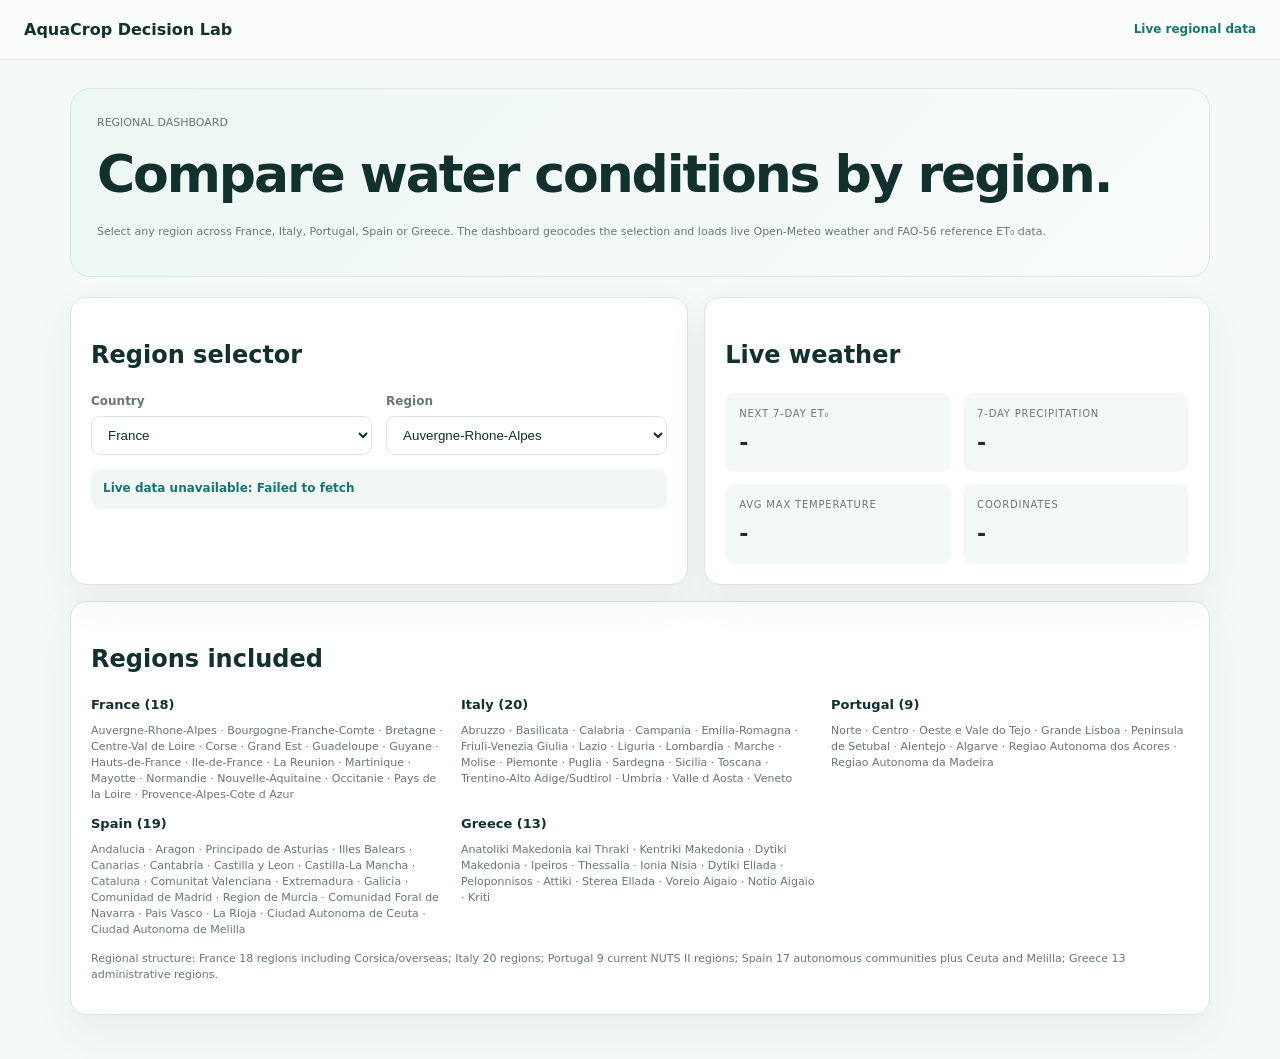
<file: regional-dashboard.html>
<!doctype html>
<html lang="en">
<head>
<meta charset="utf-8">
<meta name="viewport" content="width=device-width,initial-scale=1">
<title>AquaCrop Decision Lab - Regional Dashboard</title>
<style>
:root{--ink:#12302d;--muted:#667775;--line:#dbe5e2;--paper:#f6faf7;--card:#fff;--teal:#16766f;--aqua:#d9f1ed;--shadow:0 16px 40px rgba(25,67,62,.07);font-family:Inter,ui-sans-serif,system-ui,-apple-system,BlinkMacSystemFont,"Segoe UI",sans-serif}*{box-sizing:border-box}body{margin:0;background:var(--paper);color:var(--ink);line-height:1.45}.top{background:#fbfdfc;border-bottom:1px solid var(--line);padding:18px 24px;display:flex;justify-content:space-between;gap:16px;align-items:center}.brand{font-weight:900}.live{color:var(--teal);font-size:12px;font-weight:800}.wrap{max-width:1180px;margin:auto;padding:28px 20px 44px}.hero{background:linear-gradient(135deg,#ecf7f3,#f9fcfb);border:1px solid #d7eae5;border-radius:20px;padding:26px;margin-bottom:20px}.hero h1{margin:6px 0 8px;font-size:clamp(32px,5vw,52px);letter-spacing:-.04em}.grid{display:grid;grid-template-columns:1.1fr .9fr;gap:16px}.card{background:var(--card);border:1px solid var(--line);box-shadow:var(--shadow);border-radius:16px;padding:20px}.fields{display:grid;grid-template-columns:1fr 1fr;gap:14px}.field{display:grid;gap:6px;font-size:12px;font-weight:700;color:var(--muted)}select{width:100%;padding:10px 12px;border:1px solid var(--line);border-radius:9px;background:#fff;color:var(--ink)}.stats{display:grid;grid-template-columns:1fr 1fr;gap:12px}.stat{background:#f4f8f6;border-radius:10px;padding:14px}.stat span{display:block;font-size:10px;text-transform:uppercase;letter-spacing:.08em;color:var(--muted)}.stat strong{display:block;font-size:22px;margin-top:5px}.status{padding:11px 12px;background:#f0f7f5;border-radius:10px;color:var(--teal);font-size:12px;font-weight:700;margin-top:14px}.regions{display:grid;grid-template-columns:repeat(3,1fr);gap:12px;margin-top:14px}.country h3{margin:0 0 8px;font-size:13px}.country p{margin:0;color:var(--muted);font-size:11px}.small{font-size:11px;color:var(--muted)}@media(max-width:820px){.grid,.fields{grid-template-columns:1fr}.regions{grid-template-columns:1fr 1fr}}@media(max-width:520px){.regions{grid-template-columns:1fr}}
</style>
</head>
<body>
<header class="top"><div class="brand">AquaCrop Decision Lab</div><div class="live">Live regional data</div></header>
<main class="wrap">
<section class="hero"><div class="small">REGIONAL DASHBOARD</div><h1>Compare water conditions by region.</h1><p class="small">Select any region across France, Italy, Portugal, Spain or Greece. The dashboard geocodes the selection and loads live Open-Meteo weather and FAO-56 reference ET₀ data.</p></section>
<section class="grid">
<div class="card"><h2>Region selector</h2><div class="fields"><label class="field">Country<select id="country"></select></label><label class="field">Region<select id="region"></select></label></div><div id="status" class="status">Choose a region.</div></div>
<div class="card"><h2>Live weather</h2><div class="stats"><div class="stat"><span>Next 7-day ET₀</span><strong id="et0">-</strong></div><div class="stat"><span>7-day precipitation</span><strong id="rain">-</strong></div><div class="stat"><span>Avg max temperature</span><strong id="temp">-</strong></div><div class="stat"><span>Coordinates</span><strong id="coords">-</strong></div></div></div>
</section>
<section class="card" style="margin-top:16px"><h2>Regions included</h2><div id="summary" class="regions"></div><p class="small" style="margin-top:14px">Regional structure: France 18 regions including Corsica/overseas; Italy 20 regions; Portugal 9 current NUTS II regions; Spain 17 autonomous communities plus Ceuta and Melilla; Greece 13 administrative regions.</p></section>
</main>
<script src="data/dashboard-regions-all.js"></script>
<script>
const $=id=>document.getElementById(id);const groups=window.AQUACROP_DASHBOARD_REGIONS;
Object.keys(groups).forEach(c=>{const o=document.createElement('option');o.value=c;o.textContent=c;$('country').appendChild(o)});
function fillRegions(){const c=$('country').value;$('region').innerHTML=groups[c].map(r=>`<option>${r}</option>`).join('');loadWeather()}
async function loadWeather(){const country=$('country').value,region=$('region').value;$('status').textContent=`Loading live weather for ${region}, ${country}...`;try{const q=encodeURIComponent(`${region}, ${country}`);const g=await fetch(`https://geocoding-api.open-meteo.com/v1/search?name=${q}&count=1&language=en&format=json`);const gj=await g.json();if(!gj.results?.length)throw new Error('Region not found');const r=gj.results[0];const u=`https://api.open-meteo.com/v1/forecast?latitude=${r.latitude}&longitude=${r.longitude}&daily=et0_fao_evapotranspiration,precipitation_sum,temperature_2m_max&forecast_days=7&timezone=auto`;const w=await (await fetch(u)).json();const et=w.daily.et0_fao_evapotranspiration.reduce((a,b)=>a+b,0);const rain=w.daily.precipitation_sum.reduce((a,b)=>a+b,0);const t=w.daily.temperature_2m_max.reduce((a,b)=>a+b,0)/w.daily.temperature_2m_max.length;$('et0').textContent=et.toFixed(1)+' mm';$('rain').textContent=rain.toFixed(1)+' mm';$('temp').textContent=t.toFixed(1)+' °C';$('coords').textContent=`${r.latitude.toFixed(2)}, ${r.longitude.toFixed(2)}`;$('status').textContent=`Live data loaded for ${r.name}${r.admin1?', '+r.admin1:''}, ${r.country}.`;}catch(e){$('status').textContent='Live data unavailable: '+e.message}}
$('country').addEventListener('change',fillRegions);$('region').addEventListener('change',loadWeather);fillRegions();
$('summary').innerHTML=Object.entries(groups).map(([c,rs])=>`<div class="country"><h3>${c} (${rs.length})</h3><p>${rs.join(' · ')}</p></div>`).join('');
</script>
</body></html>
</file>
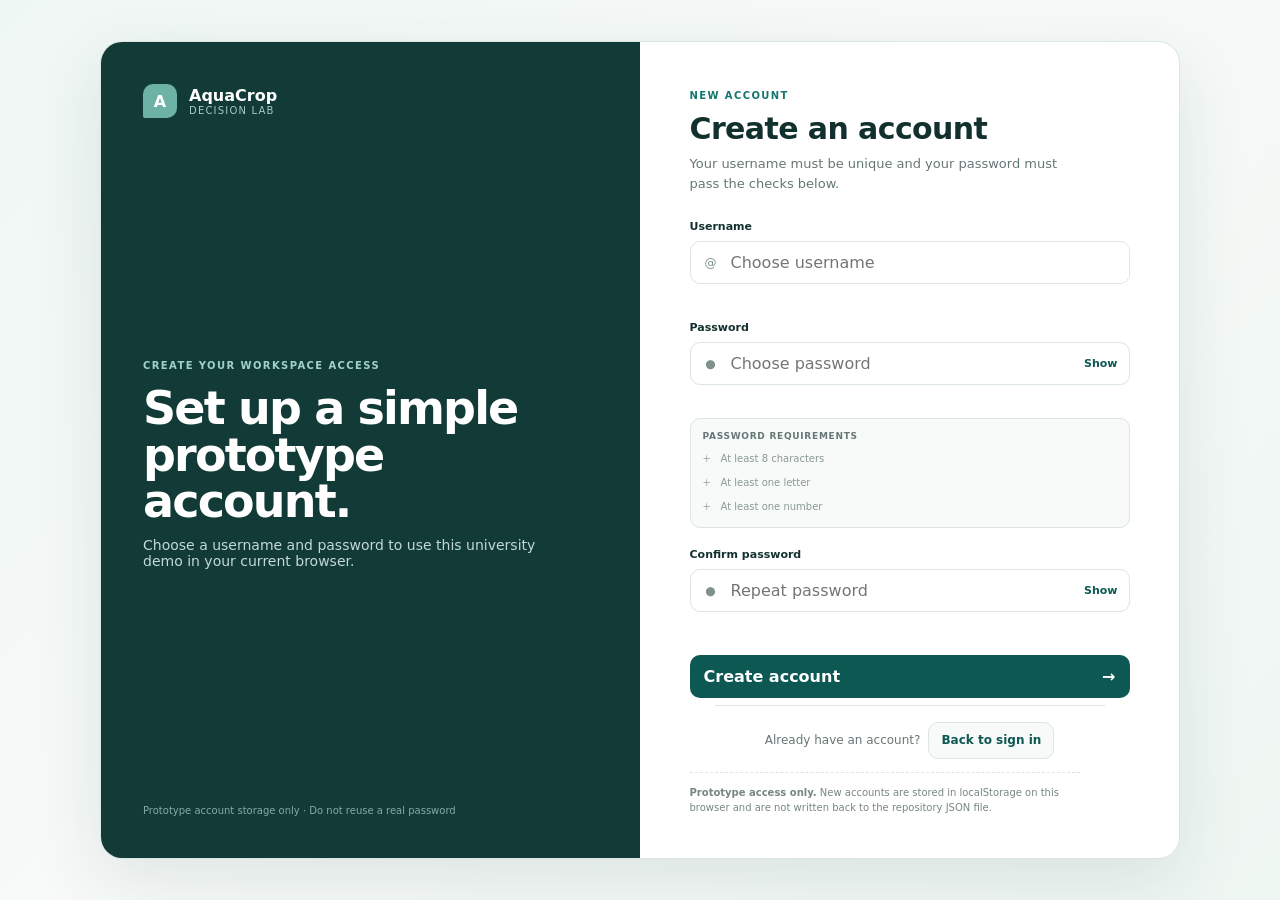
<file: signup.html>
<!doctype html>
<html lang="en">
<head>
  <meta charset="UTF-8" />
  <meta name="viewport" content="width=device-width, initial-scale=1.0" />
  <meta name="description" content="Create a prototype AquaCrop Decision Lab account." />
  <title>Create account · AquaCrop Decision Lab</title>
  <link rel="stylesheet" href="styles.css" />
  <link rel="stylesheet" href="account.css" />
  <link rel="stylesheet" href="ui-fixes.css" />
</head>
<body class="login-page signup-page">
  <main class="login-shell">
    <section class="login-story" aria-label="About AquaCrop Decision Lab">
      <a class="login-brand" href="login.html" aria-label="AquaCrop Decision Lab home">
        <span class="brand-mark" aria-hidden="true">A</span>
        <span><strong>AquaCrop</strong><small>Decision Lab</small></span>
      </a>
      <div class="login-story-copy">
        <span class="eyebrow">CREATE YOUR WORKSPACE ACCESS</span>
        <h1>Set up a simple prototype account.</h1>
        <p>Choose a username and password to use this university demo in your current browser.</p>
      </div>
      <small class="login-disclaimer">Prototype account storage only · Do not reuse a real password</small>
    </section>

    <section class="login-form-side">
      <div class="login-card">
        <span class="eyebrow">NEW ACCOUNT</span>
        <h2>Create an account</h2>
        <p>Your username must be unique and your password must pass the checks below.</p>
        <form id="signup-form" class="login-form" novalidate>
          <label for="signup-username">Username</label>
          <div class="text-field"><span aria-hidden="true">@</span><input id="signup-username" name="username" type="text" autocomplete="username" placeholder="Choose username" minlength="3" required /></div>
          <span id="signup-username-error" class="field-error" aria-live="polite"></span>

          <label for="signup-password">Password</label>
          <div class="text-field"><span aria-hidden="true">●</span><input id="signup-password" name="password" type="password" autocomplete="new-password" placeholder="Choose password" required /><button class="password-toggle" type="button" data-toggle="signup-password" aria-label="Show password">Show</button></div>
          <span id="signup-password-error" class="field-error" aria-live="polite"></span>

          <div class="password-checks" aria-live="polite">
            <span class="password-checks-title">Password requirements</span>
            <span data-rule="length">At least 8 characters</span>
            <span data-rule="letter">At least one letter</span>
            <span data-rule="number">At least one number</span>
          </div>

          <label for="signup-confirm">Confirm password</label>
          <div class="text-field"><span aria-hidden="true">●</span><input id="signup-confirm" name="confirmPassword" type="password" autocomplete="new-password" placeholder="Repeat password" required /><button class="password-toggle" type="button" data-toggle="signup-confirm" aria-label="Show confirmation password">Show</button></div>
          <span id="signup-confirm-error" class="field-error" aria-live="polite"></span>

          <div id="signup-success" class="signup-success" role="status" hidden>Account created. You can now sign in.</div>
          <button class="login-button" type="submit"><span>Create account</span><b aria-hidden="true">→</b></button>
        </form>
        <p class="account-switch">Already have an account? <a href="login.html">Back to sign in</a></p>
        <p class="prototype-security-note"><strong>Prototype access only.</strong> New accounts are stored in localStorage on this browser and are not written back to the repository JSON file.</p>
      </div>
    </section>
  </main>
  <script src="signup.js"></script>
</body>
</html>
</file>
<file: styles.css>
:root {
  --ink: #12302d;
  --muted: #667775;
  --line: #dbe5e2;
  --paper: #f6faf7;
  --card: #ffffff;
  --teal: #16766f;
  --teal-dark: #0d5853;
  --aqua: #d9f1ed;
  --sun: #f3c76b;
  --danger: #c95d46;
  --shadow: 0 16px 40px rgba(25, 67, 62, 0.07);
  font-family: Inter, ui-sans-serif, system-ui, -apple-system, BlinkMacSystemFont, "Segoe UI", sans-serif;
}

* { box-sizing: border-box; }
html { scroll-behavior: smooth; }
body { margin: 0; color: var(--ink); background: var(--paper); line-height: 1.45; }
body, input, select, button { font: inherit; }
.topbar { height: 72px; padding: 0 28px; display: flex; align-items: center; justify-content: space-between; background: #fbfdfc; border-bottom: 1px solid var(--line); position: sticky; top: 0; z-index: 20; }
.brand-lockup { display:flex; align-items:center; gap: 12px; }
.brand-mark { width: 34px; height: 34px; border-radius: 10px 10px 10px 2px; display:grid; place-items:center; background: var(--teal); color:white; font-weight: 800; }
.brand-name { font-size: 15px; font-weight: 800; letter-spacing: .02em; }
.brand-subtitle { font-size: 11px; color: var(--muted); letter-spacing: .14em; text-transform: uppercase; }
.topbar-meta { font-size: 12px; color: var(--muted); display:flex; gap: 10px; align-items:center; }
.status-dot { width: 8px; height: 8px; border-radius: 50%; background:#67aa76; box-shadow:0 0 0 4px #e6f2e8; }
.student-tag { padding: 5px 8px; border:1px solid var(--line); border-radius: 8px; color: var(--ink); font-weight: 700; background: #fff; }
.app-shell { display:grid; grid-template-columns: 210px minmax(0, 1fr); min-height: calc(100vh - 72px); }
.sidebar { border-right:1px solid var(--line); background:#f9fcfa; padding: 28px 15px; display:flex; flex-direction:column; justify-content:space-between; position:sticky; top:72px; height:calc(100vh - 72px); }
.nav-item { display:flex; gap:12px; align-items:center; text-decoration:none; color:#55706c; padding:11px 12px; border-radius:10px; margin-bottom:5px; font-size:13px; font-weight:700; }
.nav-item span { width:20px; font-size:10px; color:#97aaa6; }
.nav-item.active, .nav-item:hover { background:var(--aqua); color:var(--teal-dark); }
.nav-item.active span { color:var(--teal); }
.sidebar-note { border-top:1px solid var(--line); padding:18px 8px 0; color:var(--ink); font-size:12px; font-weight:700; }
.sidebar-note small { display:block; margin-top:6px; font-weight:500; color:var(--muted); line-height:1.5; }
.content { max-width: 1260px; width:100%; margin:0 auto; padding: 42px clamp(20px, 4vw, 58px) 50px; }
.section-block { margin-bottom: 28px; }
.hero { display:flex; justify-content:space-between; gap:24px; align-items:flex-end; padding: 30px; border-radius: 20px; background: linear-gradient(135deg,#ecf7f3 0%,#f9fcfb 72%); border:1px solid #d7eae5; }
.eyebrow { color:var(--teal); font-size:10px; font-weight:900; letter-spacing:.14em; text-transform:uppercase; }
h1 { font-size:clamp(34px, 4vw, 54px); line-height:1.02; margin:10px 0 12px; letter-spacing:-.04em; max-width:740px; }
h2 { font-size:20px; line-height:1.2; margin:6px 0 0; letter-spacing:-.02em; }
h3 { font-size:16px; margin:5px 0 4px; }
p { margin:0; color:var(--muted); font-size:13px; }
.hero p { max-width: 620px; font-size:15px; }
.hero-badge { min-width:230px; padding:15px; border-left:2px solid var(--sun); background:#fffdf8; border-radius:10px; }
.hero-badge span,.hero-badge small { display:block; color:var(--muted); font-size:11px; }
.hero-badge strong { display:block; margin:4px 0; font-size:14px; }
.kpi-grid { display:grid; grid-template-columns:repeat(4, 1fr); gap:14px; }
.kpi-card,.panel,.scenario-card { background:var(--card); border:1px solid var(--line); box-shadow:var(--shadow); border-radius:16px; }
.kpi-card { min-height:150px; padding:18px; position:relative; overflow:hidden; }
.kpi-label { display:block; font-size:11px; color:var(--muted); font-weight:700; text-transform:uppercase; letter-spacing:.08em; }
.kpi-card strong { display:block; font-size:29px; margin-top:12px; letter-spacing:-.03em; }
.kpi-unit { display:block; font-size:11px; color:#899995; }
.chip { display:inline-block; margin-top:10px; padding:5px 8px; border-radius:999px; font-size:10px; font-weight:800; }
.chip.positive { background:#e6f5e8; color:#4f7e58; }.chip.neutral { background:#f1f4f3; color:#657672; }
.progress { height:8px; background:#edf2f0; border-radius:99px; margin-top:15px; overflow:hidden; }.progress span { display:block; height:100%; background:var(--teal); border-radius:inherit; transition:.25s ease; }
.sparkline { display:flex; gap:4px; align-items:end; height:30px; margin-top:12px; }.sparkline i { width:8px; border-radius:4px 4px 2px 2px; background:#b8ddd6; display:block; }
.two-column { display:grid; grid-template-columns:1.35fr .9fr; gap:16px; }
.panel { padding:22px; }
.section-heading { display:flex; align-items:flex-start; justify-content:space-between; gap:18px; margin-bottom:20px; }.section-heading.compact { margin-bottom:15px; }
.panel-pill { padding:5px 8px; border:1px solid var(--line); border-radius:99px; font-size:10px; color:var(--muted); white-space:nowrap; }
.input-stack { display:grid; gap:18px; }.range-field > div { display:flex; justify-content:space-between; gap:12px; font-size:12px; color:var(--muted); }.range-field strong { color:var(--ink); font-size:12px; }
input[type=range] { width:100%; accent-color:var(--teal); margin:9px 0 0; }
.input-footer { display:grid; grid-template-columns:1fr auto 1fr auto; gap:8px 14px; padding-top:18px; margin-top:18px; border-top:1px dashed var(--line); font-size:11px; color:var(--muted); }.input-footer strong { color:var(--ink); }
.callout-panel { background:#133b37; color:#fff; border-color:#133b37; }.callout-panel p { color:#b9d1cd; margin-top:12px; }.callout-panel .eyebrow { color:#9ed4cc; }.callout-panel h2 { max-width:360px; font-size:26px; letter-spacing:-.03em; }.decision-flow { margin-top:28px; display:flex; flex-wrap:wrap; gap:7px; align-items:center; font-size:10px; font-weight:800; }.decision-flow span { border:1px solid #35615c; padding:7px 9px; border-radius:7px; color:#dff2ef; }.decision-flow b { color:#8ebeb8; }
select { appearance:none; padding:9px 32px 9px 11px; border:1px solid var(--line); border-radius:9px; color:var(--ink); background:#fff url("data:image/svg+xml,%3Csvg xmlns='http://www.w3.org/2000/svg' width='10' height='6'%3E%3Cpath d='m1 1 4 4 4-4' fill='none' stroke='%23667775' stroke-width='1.5'/%3E%3C/svg%3E") no-repeat right 12px center; font-size:12px; }
.scenario-grid { display:grid; grid-template-columns:repeat(3,1fr); gap:14px; }.scenario-card { padding:19px; }.scenario-card.recommended { border:2px solid #8dc9c0; padding:18px; }.scenario-top { display:flex; justify-content:space-between; align-items:center; }.crop-name { font-size:18px; font-weight:800; }.scenario-tag { font-size:9px; font-weight:900; letter-spacing:.09em; color:var(--teal); background:var(--aqua); padding:5px 7px; border-radius:99px; }.scenario-desc { margin-top:7px; min-height:38px; }.scenario-metrics { display:grid; grid-template-columns:1fr 1fr; gap:9px; margin:16px 0; }.metric { background:#f5f8f7; border-radius:9px; padding:9px; }.metric span { display:block; color:var(--muted); font-size:9px; text-transform:uppercase; letter-spacing:.08em; }.metric strong { font-size:15px; display:block; margin-top:3px; }.scenario-bar { height:7px; border-radius:99px; background:#edf2f0; overflow:hidden; }.scenario-bar span { display:block; height:100%; border-radius:inherit; background:#6ea89f; }.scenario-foot { display:flex; justify-content:space-between; margin-top:8px; font-size:10px; color:var(--muted); }.scenario-foot strong { color:var(--ink); }
.recommendation-main { display:flex; gap:15px; padding:16px; border-radius:11px; background:#f0f7f5; }.recommendation-icon { flex:none; width:32px; height:32px; display:grid; place-items:center; border-radius:9px; background:var(--teal); color:#fff; font-weight:900; }.recommendation-label { display:block; font-size:10px; color:var(--teal); text-transform:uppercase; letter-spacing:.1em; font-weight:900; }.recommendation-main p { max-width:520px; }.score-ring { width:38px; height:38px; border:4px solid #c9e7e1; border-right-color:var(--teal); border-radius:50%; display:grid; place-items:center; font-size:11px; font-weight:900; }
.action-list { display:grid; gap:7px; margin-top:15px; }.action-list > div { display:grid; grid-template-columns:26px 1fr; column-gap:10px; align-items:center; padding:10px 0; border-bottom:1px solid var(--line); }.action-list > div:last-child{border-bottom:0}.action-list > div > span { grid-row:span 2; font-size:9px; color:#9aaba8; }.action-list strong { font-size:11px; }.action-list small { font-size:10px; color:var(--muted); }
.chart-panel { min-height:320px; }.legend { display:flex; gap:5px; align-items:center; font-size:10px; color:var(--muted); }.legend i { width:7px; height:7px; border-radius:50%; background:#9fcbc3; display:inline-block; }.legend i.second { margin-left:8px; background:#e2b45c; }.bar-chart { display:grid; gap:17px; margin:28px 0; }.bar-row { display:grid; grid-template-columns:70px 1fr 45px; align-items:center; gap:10px; font-size:11px; }.bar-row > span { color:var(--muted); }.bar-track { height:12px; background:#eef3f1; border-radius:99px; overflow:hidden; position:relative; }.bar-track b,.bar-track i { position:absolute; left:0; top:0; height:100%; display:block; border-radius:99px; }.bar-track b { background:#afd7cf; }.bar-track i { background:rgba(225,180,93,.85); mix-blend-mode:multiply; }.bar-row em { color:var(--ink); font-style:normal; font-weight:800; text-align:right; }.bar-row.total { padding-top:12px; border-top:1px dashed var(--line); }.chart-foot { border-top:1px solid var(--line); padding-top:12px; display:flex; justify-content:space-between; font-size:10px; color:var(--muted); }.chart-foot strong { color:#4f7e58; }
.methodology-section { padding:26px; background:#fff; border:1px solid var(--line); box-shadow:var(--shadow); border-radius:18px; }.methodology-header { display:flex; justify-content:space-between; gap:12px; margin-bottom:20px; }.method-grid { display:grid; grid-template-columns:repeat(4,1fr); gap:13px; }.method-grid article { padding:15px; background:#f7faf8; border-radius:11px; border:1px solid #e8efec; }.method-grid article > span { font-size:9px; color:var(--teal); font-weight:900; }.method-grid h3 { margin-top:9px; font-size:13px; }.method-grid p { font-size:11px; }.methodology-note { margin-top:15px; padding:12px 14px; border-left:3px solid var(--sun); background:#fffbf0; color:#6e6247; font-size:11px; }.methodology-note strong { color:#4e4530; }
.footer { text-align:center; color:#91a09d; font-size:10px; padding:8px 0 0; }
@media (max-width: 1000px) { .sidebar { position:static; height:auto; } .app-shell { grid-template-columns:1fr; }.sidebar nav { display:grid; grid-template-columns:repeat(5,1fr); }.nav-item { justify-content:center; flex-direction:column; gap:3px; padding:8px 4px; text-align:center; }.sidebar-note { display:none; }.two-column { grid-template-columns:1fr; }.kpi-grid { grid-template-columns:repeat(2,1fr); }.method-grid { grid-template-columns:repeat(2,1fr); } }
@media (max-width: 680px) { .topbar { padding:0 15px; }.topbar-meta { display:none; }.content { padding:22px 14px 40px; }.hero { flex-direction:column; align-items:flex-start; padding:21px; }.hero-badge { width:100%; }.sidebar nav { grid-template-columns:repeat(5, minmax(0,1fr)); }.nav-item { font-size:10px; }.nav-item span { display:none; }.kpi-grid,.scenario-grid,.method-grid { grid-template-columns:1fr; }.input-footer { grid-template-columns:1fr auto; }.section-heading { flex-direction:column; }.section-heading select { width:100%; }.bar-row { grid-template-columns:52px 1fr 40px; }.methodology-section { padding:20px; } }

/* About Us refinements */
.about-section{margin-top:34px;margin-bottom:18px}.about-panel{display:block;padding:34px 36px;background:linear-gradient(135deg,#edf8f5 0%,#ffffff 68%);border:1px solid #cfe5df;border-radius:20px;box-shadow:var(--shadow);position:relative;overflow:hidden}.about-panel::after{content:"";position:absolute;right:-70px;top:-90px;width:220px;height:220px;border-radius:50%;background:rgba(217,241,237,.58);pointer-events:none}.about-copy{position:relative;z-index:1;max-width:780px}.about-copy h2{font-size:29px;line-height:1.12;letter-spacing:-.035em;margin:8px 0 14px;max-width:680px}.about-copy p{font-size:13px;line-height:1.7;margin-top:10px;max-width:720px}.about-links{display:none}.about-bottom{display:flex;justify-content:space-between;align-items:center;gap:14px;margin-top:20px;padding:16px 0 0;border-top:1px solid var(--line);color:#91a09d;font-size:10px}.about-bottom a{display:inline-flex;align-items:center;gap:7px;color:var(--teal-dark);text-decoration:none;font-size:11px;font-weight:800;padding:9px 13px;border:1px solid #b9dcd5;border-radius:9px;background:#f4fbf9;box-shadow:0 5px 14px rgba(22,118,111,.07);transition:background .15s ease,color .15s ease,border-color .15s ease,transform .15s ease,box-shadow .15s ease}.about-bottom a:hover{color:#fff;background:var(--teal);border-color:var(--teal);transform:translateY(-1px);box-shadow:0 8px 18px rgba(22,118,111,.15)}.about-bottom a:focus-visible{outline:3px solid rgba(22,118,111,.2);outline-offset:2px}@media(max-width:760px){.about-panel{padding:26px 22px}.about-copy h2{font-size:24px}.about-bottom{flex-direction:column;align-items:flex-start}.about-bottom a{margin-top:2px}}
</file>
<file: untitled folder/styles.css>
:root{--ink:#17343d;--muted:#68818a;--line:#dce9e7;--bg:#f4f9f7;--teal:#149b8d;--yellow:#d99c2b;--orange:#df7447;--red:#c94e4a}*{box-sizing:border-box}body{margin:0;background:var(--bg);color:var(--ink);font:14px Arial,sans-serif}.shell{max-width:1080px;margin:auto;padding:28px 34px 40px}header{display:flex;justify-content:space-between;align-items:center;border-bottom:1px solid var(--line);padding-bottom:22px}h1{margin:8px 0 0;font-size:25px}h2{font-size:37px;line-height:1.08;max-width:690px;margin:10px 0}.kicker{color:#6b8a8b;font-size:10px;letter-spacing:.12em;font-weight:bold}button{border:1px solid var(--line);background:#fff;border-radius:6px;padding:11px 16px;color:var(--teal);font-weight:bold;cursor:pointer}.intro{display:flex;justify-content:space-between;align-items:end;padding:42px 0 28px}.intro p,.decision p{color:var(--muted);line-height:1.6}.intro code{color:#7b9898}.card{background:#fff;border:1px solid var(--line);border-radius:9px;padding:22px}.warning{background:#fff1e8;color:#a84f32;border:1px solid #f2c8b1;border-radius:7px;padding:13px 16px;margin-bottom:16px;font-weight:bold}.decision{display:flex;justify-content:space-between;align-items:center;border-top:4px solid var(--teal)}.risk{font-size:42px;font-weight:800;margin:13px 0 6px}.risk.normal{color:var(--teal)}.risk.watch{color:var(--yellow)}.risk.alert{color:var(--orange)}.risk.emergency{color:var(--red)}.loading{color:#9aabad}.score{text-align:right;color:#719090;font:10px monospace}.score strong{display:block;font:700 56px Arial;color:var(--ink)}.action{margin-top:16px;background:#e5f5f0}.action p{font-size:20px;line-height:1.35;margin:12px 0 0;font-weight:bold}.metrics,.lower{display:grid;grid-template-columns:repeat(3,1fr);gap:16px;margin-top:16px}.metrics strong{display:block;font-size:34px;margin:20px 0 8px}.metrics small{color:var(--muted)}.lower{grid-template-columns:1.5fr 1fr}.bars{height:150px;display:flex;align-items:end;gap:10px;padding:20px 8px 0;border-bottom:1px solid var(--line);margin-top:18px}.bar-col{height:100%;display:flex;flex-direction:column;align-items:center;justify-content:end;gap:6px;flex:1;color:#81999a;font:10px monospace}.bar{width:100%;max-width:42px;background:#65cbbb;border-radius:4px 4px 0 0;min-height:3px}.note{display:flex;flex-direction:column;gap:12px}.note p{font-size:16px;line-height:1.45;font-weight:bold;margin:4px 0}.note hr{border:0;border-top:1px solid var(--line);width:100%}.note a{color:var(--teal);font-size:12px;text-decoration:none}footer{color:#829a9c;font:11px monospace;margin-top:25px}@media(max-width:700px){.shell{padding:20px}.intro,.decision{display:block}.intro h2{font-size:30px}.intro code{display:block;margin-top:20px}.score{text-align:left;margin-top:22px}.metrics,.lower{grid-template-columns:1fr}}
</file>
<file: map.css>
.map-brand{color:inherit;text-decoration:none}.back-link{color:var(--teal-dark);font-weight:800;text-decoration:none;padding:7px 10px;border:1px solid var(--line);border-radius:9px;background:#fff}.map-page{max-width:1440px;margin:auto;padding:38px clamp(18px,4vw,58px) 50px}.map-hero{display:flex;justify-content:space-between;align-items:flex-end;gap:24px;padding:30px;margin-bottom:20px;border-radius:20px;background:linear-gradient(135deg,#ecf7f3,#f9fcfb 72%);border:1px solid #d7eae5}.map-hero p{color:var(--muted);max-width:720px;margin:0}.map-toolbar{padding:16px 18px;margin-bottom:18px;display:flex;justify-content:space-between;gap:20px;align-items:flex-end}.map-toolbar>div:first-child{display:flex;gap:12px;flex-wrap:wrap}.map-toolbar label span{display:block;font-size:10px;text-transform:uppercase;letter-spacing:.1em;font-weight:900;color:var(--muted);margin-bottom:5px}.map-toolbar select{min-width:190px;border:1px solid var(--line);border-radius:9px;padding:9px 11px;background:white;color:var(--ink)}.legend{display:flex;gap:10px;flex-wrap:wrap;font-size:11px;color:var(--muted)}.legend i{display:inline-block;width:10px;height:10px;border-radius:3px;margin-right:4px}.map-layout{display:grid;grid-template-columns:minmax(0,2.15fr) minmax(300px,.85fr);gap:18px;margin-bottom:28px}.map-card{height:600px;border:1px solid var(--line);border-radius:16px;overflow:hidden;background:#f7faf8;box-shadow:var(--shadow)}#map{height:100%;width:100%}.province-europe{width:100%;height:100%;display:block}.context{fill:#eef3f0;stroke:#d2ded9;stroke-width:1.2}.province{stroke:#173b36;stroke-width:1.2;vector-effect:non-scaling-stroke;cursor:pointer;transition:opacity .18s,filter .18s,stroke-width .18s}.province:hover{filter:brightness(.94);stroke-width:2}.province.selected{stroke:#082f2a;stroke-width:3;opacity:1}.province.faded{opacity:.24}.map-title{font-size:14px;letter-spacing:.18em;fill:#9aaba7;font-weight:800}.region-panel{padding:24px;min-height:600px}.region-panel h2{margin:7px 0 4px;font-size:27px}.region-country{color:var(--muted);font-size:13px}.pressure-badge{display:inline-flex;margin:16px 0;padding:7px 10px;border-radius:8px;font-size:11px;font-weight:900;text-transform:uppercase;letter-spacing:.08em}.pressure-badge.severe{background:#f8ded8;color:#9d3f2e}.pressure-badge.high{background:#fae9c8;color:#8a5d16}.pressure-badge.watch{background:#e2f0e4;color:#47744f}.detail-grid{display:grid;grid-template-columns:1fr 1fr;gap:9px;margin:9px 0 18px}.detail-metric{border:1px solid var(--line);border-radius:11px;padding:12px}.detail-metric span{display:block;font-size:10px;color:var(--muted);text-transform:uppercase}.detail-metric strong{font-size:21px}.decision-box{background:#edf7f3;border:1px solid #d3e9e1;border-radius:12px;padding:15px}.decision-box span{font-size:10px;font-weight:900;letter-spacing:.1em;color:var(--teal);text-transform:uppercase}.decision-box strong{display:block;margin:5px 0}.decision-box p{font-size:12px;color:var(--muted);margin:0}.history-grid{display:grid;grid-template-columns:repeat(3,1fr);gap:10px}.history-card{border:1px solid var(--line);border-radius:12px;background:#fff;padding:14px;text-align:left;color:var(--ink);cursor:pointer}.history-card:hover{background:#f3f8f5}.history-card span{display:block;color:var(--teal);font-size:10px;font-weight:900;text-transform:uppercase}.history-card strong{display:block;margin:4px 0}.history-card small{color:var(--muted)}.history-empty{padding:18px;border:1px dashed var(--line);border-radius:12px;color:var(--muted)}.data-note{margin:25px 0}.footer a{color:var(--teal-dark)}@media(max-width:900px){.map-hero,.map-toolbar{align-items:flex-start;flex-direction:column}.map-layout{grid-template-columns:1fr}.map-card{height:500px}.region-panel{min-height:0}.history-grid{grid-template-columns:1fr 1fr}}@media(max-width:560px){.history-grid{grid-template-columns:1fr}.map-card{height:420px}.map-toolbar select{min-width:100%;width:100%}.map-toolbar label{width:100%}}
</file>
<file: real-europe-map.css>
.real-europe{display:block;width:100%;height:100%;min-height:520px}.real-europe .map-title{font-size:18px;letter-spacing:.18em;fill:#315c56;font-weight:900}.real-europe .map-subtitle{font-size:11px;fill:#7b8e89;font-weight:700}.country-shape{stroke:#355851;stroke-width:1.1;vector-effect:non-scaling-stroke;cursor:pointer;transition:opacity .15s,filter .15s,stroke-width .15s}.country-shape:hover{filter:brightness(.96);stroke-width:1.8}.country-shape.selected{stroke:#082f2a;stroke-width:3}.map-loading{height:100%;min-height:520px;display:grid;place-items:center;padding:30px;text-align:center;color:var(--muted);font-size:13px;background:#f7faf8;border-radius:14px}.region-panel{overflow:auto}@media(max-width:900px){.real-europe{min-height:430px}.map-loading{min-height:430px}}@media(max-width:560px){.real-europe{min-height:360px}.map-loading{min-height:360px}}
</file>
<file: account.css>
.account-switch {
  margin: 18px auto 12px;
  padding-top: 16px;
  border-top: 1px solid var(--line);
  display: flex;
  align-items: center;
  justify-content: center;
  gap: 8px;
  flex-wrap: wrap;
  text-align: center;
  font-size: 12px;
  color: var(--muted);
}

.account-switch a {
  display: inline-flex;
  align-items: center;
  justify-content: center;
  min-height: 36px;
  padding: 8px 12px;
  border: 1px solid var(--line);
  border-radius: 10px;
  background: #f7faf8;
  color: var(--teal-dark);
  font-weight: 800;
  text-decoration: none;
  transition: border-color .15s ease, background .15s ease, color .15s ease;
}

.account-switch a:hover {
  border-color: #8dc9c0;
  background: var(--aqua);
  text-decoration: none;
}

.account-switch a:focus-visible {
  outline: 3px solid #e7f4f1;
  outline-offset: 2px;
}

.signup-page .login-card {
  width: min(440px, 100%);
}

.signup-page .login-card > p {
  max-width: 390px;
  line-height: 1.55;
}

.signup-page .login-form {
  gap: 8px;
  margin-top: 20px;
}

.signup-page .text-field {
  transition: border-color .15s ease, box-shadow .15s ease, background .15s ease;
}

.password-checks {
  display: grid;
  gap: 6px;
  margin: 2px 0 6px;
  padding: 12px;
  border: 1px solid var(--line);
  border-radius: 10px;
  background: #f7faf8;
  font-size: 10px;
  color: #8a9996;
}

.password-checks-title {
  display: block;
  margin-bottom: 2px;
  color: var(--muted);
  font-size: 9px;
  font-weight: 900;
  letter-spacing: .08em;
  text-transform: uppercase;
}

.password-checks span[data-rule] {
  display: flex;
  align-items: center;
  min-height: 18px;
}

.password-checks span[data-rule]::before {
  content: "+";
  display: inline-block;
  width: 18px;
  color: #9aa9a6;
}

.password-checks span.valid {
  color: #4f7e58;
  font-weight: 700;
}

.password-checks span.valid::before {
  content: "OK";
  color: #4f7e58;
  font-size: 9px;
}

.signup-page .login-button {
  margin-top: 12px;
}

.signup-success {
  margin-top: 4px;
  padding: 10px 12px;
  border: 1px solid #b9d9c0;
  border-radius: 10px;
  background: #eef8f0;
  color: #4f7e58;
  font-size: 11px;
  font-weight: 700;
}

.signup-page .prototype-security-note {
  padding-top: 12px;
  border-top: 1px dashed var(--line);
}

.login-card .login-form + .account-switch {
  margin-bottom: 12px;
}

@media (max-width: 680px) {
  .account-switch {
    width: 100%;
    margin-top: 16px;
    padding-top: 14px;
    flex-direction: column;
    gap: 7px;
    text-align: center;
  }

  .account-switch a {
    width: min(100%, 240px);
  }

  .password-checks {
    font-size: 11px;
  }

  .signup-page .login-card > p {
    max-width: none;
  }
}
</file>
<file: ui-fixes.css>
/* AquaCrop UI repair layer: supplements the shared base stylesheet without changing page structure. */
.live-source{display:inline-flex;align-items:center;gap:5px;font-size:10px;font-weight:900;letter-spacing:.08em;color:var(--teal-dark);padding:5px 8px;border-radius:999px;background:#edf7f4;border:1px solid #d3e8e3}.live-source.live{color:#2d7a61;background:#e9f6ed}.live-source.fallback{color:#8b5d1f;background:#fff6df;border-color:#f0dfb4}.live-source.loading{color:#667775;background:#f1f4f3}
.climate-section{padding:24px;background:#fbfdfc;border:1px solid var(--line);border-radius:18px;box-shadow:var(--shadow)}
.climate-toolbar{display:flex;justify-content:space-between;align-items:flex-end;gap:24px;margin-bottom:18px}.climate-toolbar h2{font-size:25px}.climate-toolbar p{margin-top:7px}.region-field{min-width:210px}.region-field span,.climate-kpi-top span{display:block;font-size:10px;text-transform:uppercase;letter-spacing:.1em;font-weight:900;color:var(--muted);margin-bottom:6px}
.region-field select{width:100%}.climate-context{display:flex;justify-content:space-between;align-items:flex-start;gap:20px;padding:16px 18px;border:1px solid #dce9e5;background:#f4faf8;border-radius:12px;margin-bottom:14px}.region-kicker{display:block;color:var(--muted);font-size:10px;letter-spacing:.12em;font-weight:900}.climate-context strong{display:block;font-size:18px;margin:4px 0}.climate-context p{max-width:760px}
.status-badge{display:inline-flex;align-items:center;gap:7px;padding:8px 10px;border-radius:999px;font-size:10px;font-weight:900;text-transform:uppercase;letter-spacing:.08em;white-space:nowrap}.status-badge i{width:8px;height:8px;border-radius:50%;background:currentColor}.status-red{color:#a94634;background:#f9e4df}.status-yellow{color:#91651b;background:#fff0cf}.status-green{color:#467650;background:#e5f3e6}
.climate-kpi-grid{display:grid;grid-template-columns:repeat(5,minmax(0,1fr));gap:10px}.climate-kpi{min-height:130px;padding:15px;border:1px solid var(--line);border-radius:12px;background:#fff;box-shadow:0 8px 22px rgba(25,67,62,.045)}.climate-kpi.status-red{border-top:3px solid #d88978}.climate-kpi.status-yellow{border-top:3px solid #e2bb68}.climate-kpi.status-green{border-top:3px solid #82b38c}.climate-kpi-top{display:flex;justify-content:space-between;align-items:center}.climate-kpi-top i{display:block;width:7px;height:7px;border-radius:50%;background:#cad8d4}.climate-kpi.status-red .climate-kpi-top i{background:#c95d46}.climate-kpi.status-yellow .climate-kpi-top i{background:#d49a2f}.climate-kpi.status-green .climate-kpi-top i{background:#4f9563}.climate-kpi strong{display:block;font-size:24px;letter-spacing:-.03em;margin:8px 0 4px}.climate-kpi small{display:block;color:var(--muted);font-size:10px;line-height:1.45}
.climate-chart-grid{display:grid;grid-template-columns:1.25fr 1fr;gap:12px;margin-top:12px}.climate-chart-card{min-height:250px;padding:18px;border:1px solid var(--line);border-radius:12px;background:#fff}.chart-title-row{display:flex;justify-content:space-between;align-items:flex-end;gap:12px}.chart-title-row h3{font-size:17px}.chart-value{font-size:11px;color:var(--muted);font-weight:800}.chart-status-pill{display:inline-flex;padding:6px 9px;border-radius:999px;font-size:10px;font-weight:900}.rainfall-chart{height:175px;display:flex;align-items:flex-end;gap:10px;border-bottom:1px solid var(--line);padding:12px 8px 0;margin-top:16px}.rainfall-column{flex:1;height:100%;display:flex;flex-direction:column;align-items:center;justify-content:flex-end;min-width:0}.rainfall-column em{font-style:normal;font-size:10px;font-weight:900;margin-bottom:5px;color:var(--ink)}.rainfall-column b{width:min(32px,70%);min-height:4px;border-radius:8px 8px 2px 2px;background:var(--chart-color,var(--teal));opacity:.85}.rainfall-column span{font-size:10px;color:var(--muted);margin-top:7px;white-space:nowrap}.resource-chart{display:grid;gap:16px;margin-top:28px}.resource-row{display:grid;grid-template-columns:95px 1fr 50px;align-items:center;gap:10px;font-size:11px}.resource-row>span{color:var(--muted)}.resource-row strong{text-align:right}.resource-track{height:9px;background:#edf2f0;border-radius:99px;overflow:hidden}.resource-track b{display:block;height:100%;background:var(--bar-color,var(--teal));border-radius:inherit}.threshold-legend{display:flex;gap:13px;flex-wrap:wrap;margin-top:26px;color:var(--muted);font-size:10px}.threshold-legend i{display:inline-block;width:7px;height:7px;border-radius:50%;margin-right:4px}.threshold-legend .green{background:#4f9563}.threshold-legend .yellow{background:#d49a2f}.threshold-legend .red{background:#c95d46}.mock-data-note{margin-top:12px;padding:10px 12px;border:1px dashed var(--line);background:#f7faf8;border-radius:9px;color:#778682;font-size:10px}
.login-page{min-height:100vh;background:linear-gradient(135deg,#eff7f4 0%,#f7faf8 48%,#eef6f2 100%);display:grid;place-items:center}.login-shell{width:min(1080px,calc(100% - 36px));display:grid;grid-template-columns:1fr 1fr;border:1px solid var(--line);border-radius:22px;overflow:hidden;background:#fff;box-shadow:0 22px 70px rgba(25,67,62,.11)}.login-story{padding:42px;display:flex;flex-direction:column;justify-content:space-between;background:#123b37;color:#fff;min-height:620px}.login-brand{display:inline-flex;align-items:center;gap:12px;color:#fff;text-decoration:none}.login-brand .brand-mark{background:#6eb2a6}.login-brand small{display:block;color:#a8c8c2;font-size:10px;letter-spacing:.12em;text-transform:uppercase}.login-story-copy{max-width:430px}.login-story-copy .eyebrow{color:#9fd3ca}.login-story-copy h1{font-size:46px;max-width:450px;margin-top:12px}.login-story-copy p{color:#c3d9d5;font-size:14px;max-width:420px}.login-signal-card{padding:17px;border:1px solid #345f59;background:#173f3b;border-radius:13px;max-width:360px}.login-signal-card>span{display:block;color:#a9c9c4;font-size:10px;text-transform:uppercase;letter-spacing:.1em;margin-bottom:10px}.login-signal-card div{display:flex;align-items:center;gap:7px;padding:8px 0;border-top:1px solid #2a534e;font-size:12px}.login-signal-card div:first-of-type{border-top:0}.signal-dot{width:7px;height:7px;border-radius:50%}.signal-dot.red{background:#df7e67}.signal-dot.yellow{background:#e6bd61}.signal-dot.green{background:#7dbb87}.login-signal-card strong{margin-left:auto}.login-disclaimer{color:#89aaa4;font-size:10px}.login-form-side{padding:42px;display:grid;place-items:center}.login-card{width:min(430px,100%)}.login-card h2{font-size:30px;margin-top:8px}.login-card>p{margin-top:7px}.login-form{display:grid;gap:7px;margin-top:24px}.login-form label{font-size:11px;font-weight:800;color:var(--ink);margin-top:6px}.text-field{display:flex;align-items:center;border:1px solid var(--line);border-radius:10px;background:#fff;overflow:hidden}.text-field>span{width:40px;text-align:center;color:#80918d;font-size:12px}.text-field input{flex:1;border:0;outline:0;padding:11px 8px 11px 0;color:var(--ink);min-width:0}.text-field:focus-within{border-color:#8dc9c0;box-shadow:0 0 0 3px #e7f4f1}.password-toggle{border:0;background:transparent;color:var(--teal-dark);font-weight:800;font-size:11px;padding:8px 11px;cursor:pointer}.field-error{min-height:15px;color:#a94634;font-size:10px}.text-field.invalid{border-color:#d48a7b}.login-error{padding:10px 12px;border-radius:9px;background:#f9e4df;color:#923f30;font-size:11px;margin:5px 0}.login-button{margin-top:8px;border:0;border-radius:10px;padding:12px 14px;background:var(--teal-dark);color:#fff;display:flex;align-items:center;justify-content:space-between;font-weight:800;cursor:pointer}.login-button:hover{filter:brightness(1.05)}.demo-credentials{margin-top:17px;display:grid;grid-template-columns:1fr 1fr;gap:8px}.demo-credentials div{padding:10px;border:1px dashed var(--line);border-radius:9px;background:#f7faf8}.demo-credentials span{display:block;color:var(--muted);font-size:9px;text-transform:uppercase;letter-spacing:.08em}.demo-credentials strong{display:block;margin-top:3px;font-size:12px}.prototype-security-note{margin-top:13px!important;font-size:10px!important;color:#778682!important}
@media(max-width:1100px){.climate-kpi-grid{grid-template-columns:repeat(3,1fr)}}
@media(max-width:800px){.climate-toolbar,.climate-context{flex-direction:column;align-items:flex-start}.climate-kpi-grid{grid-template-columns:repeat(2,1fr)}.climate-chart-grid{grid-template-columns:1fr}.login-shell{grid-template-columns:1fr}.login-story{min-height:360px}.login-form-side{padding:30px}}
@media(max-width:560px){.climate-section{padding:18px}.climate-kpi-grid{grid-template-columns:1fr}.rainfall-chart{gap:4px}.rainfall-column b{width:24px}.login-shell{width:calc(100% - 20px);border-radius:16px}.login-story{padding:28px}.login-story-copy h1{font-size:34px}.login-form-side{padding:24px 20px}.demo-credentials{grid-template-columns:1fr}.live-source{display:none}}
</file>
